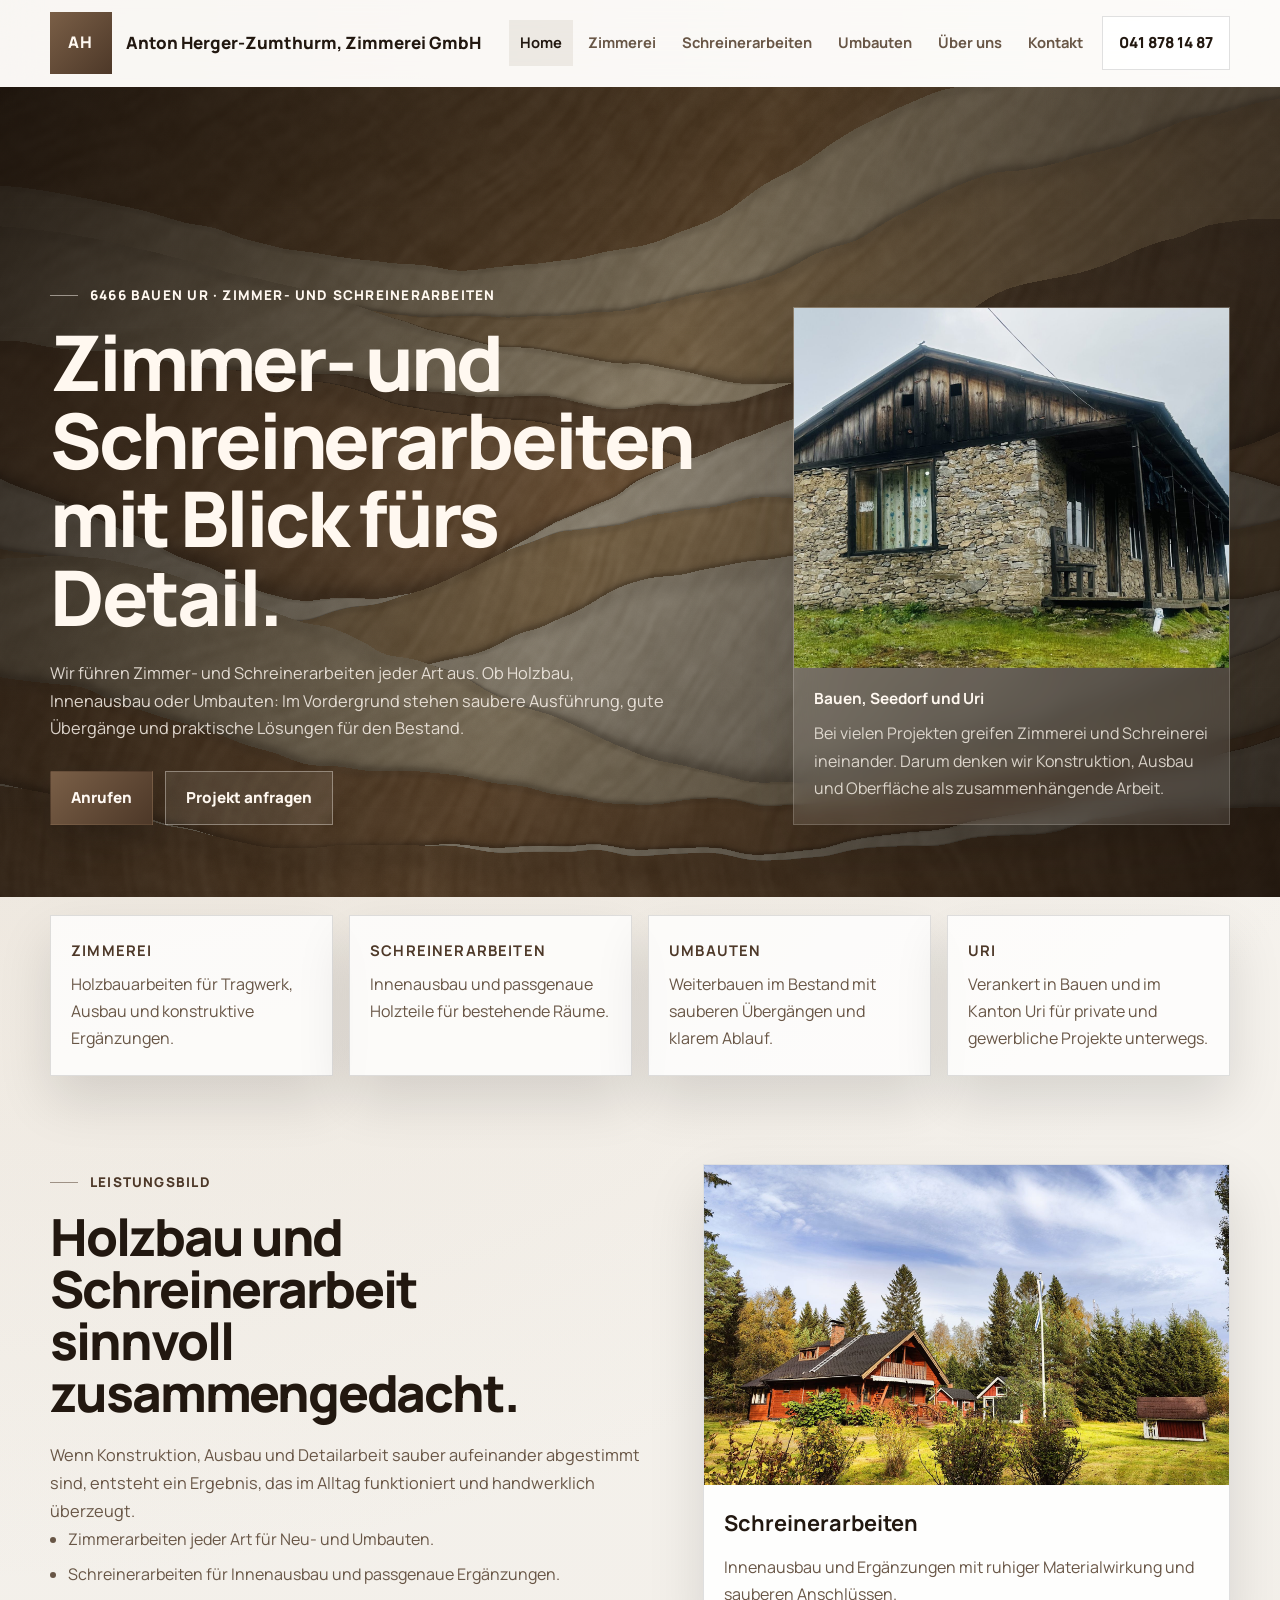
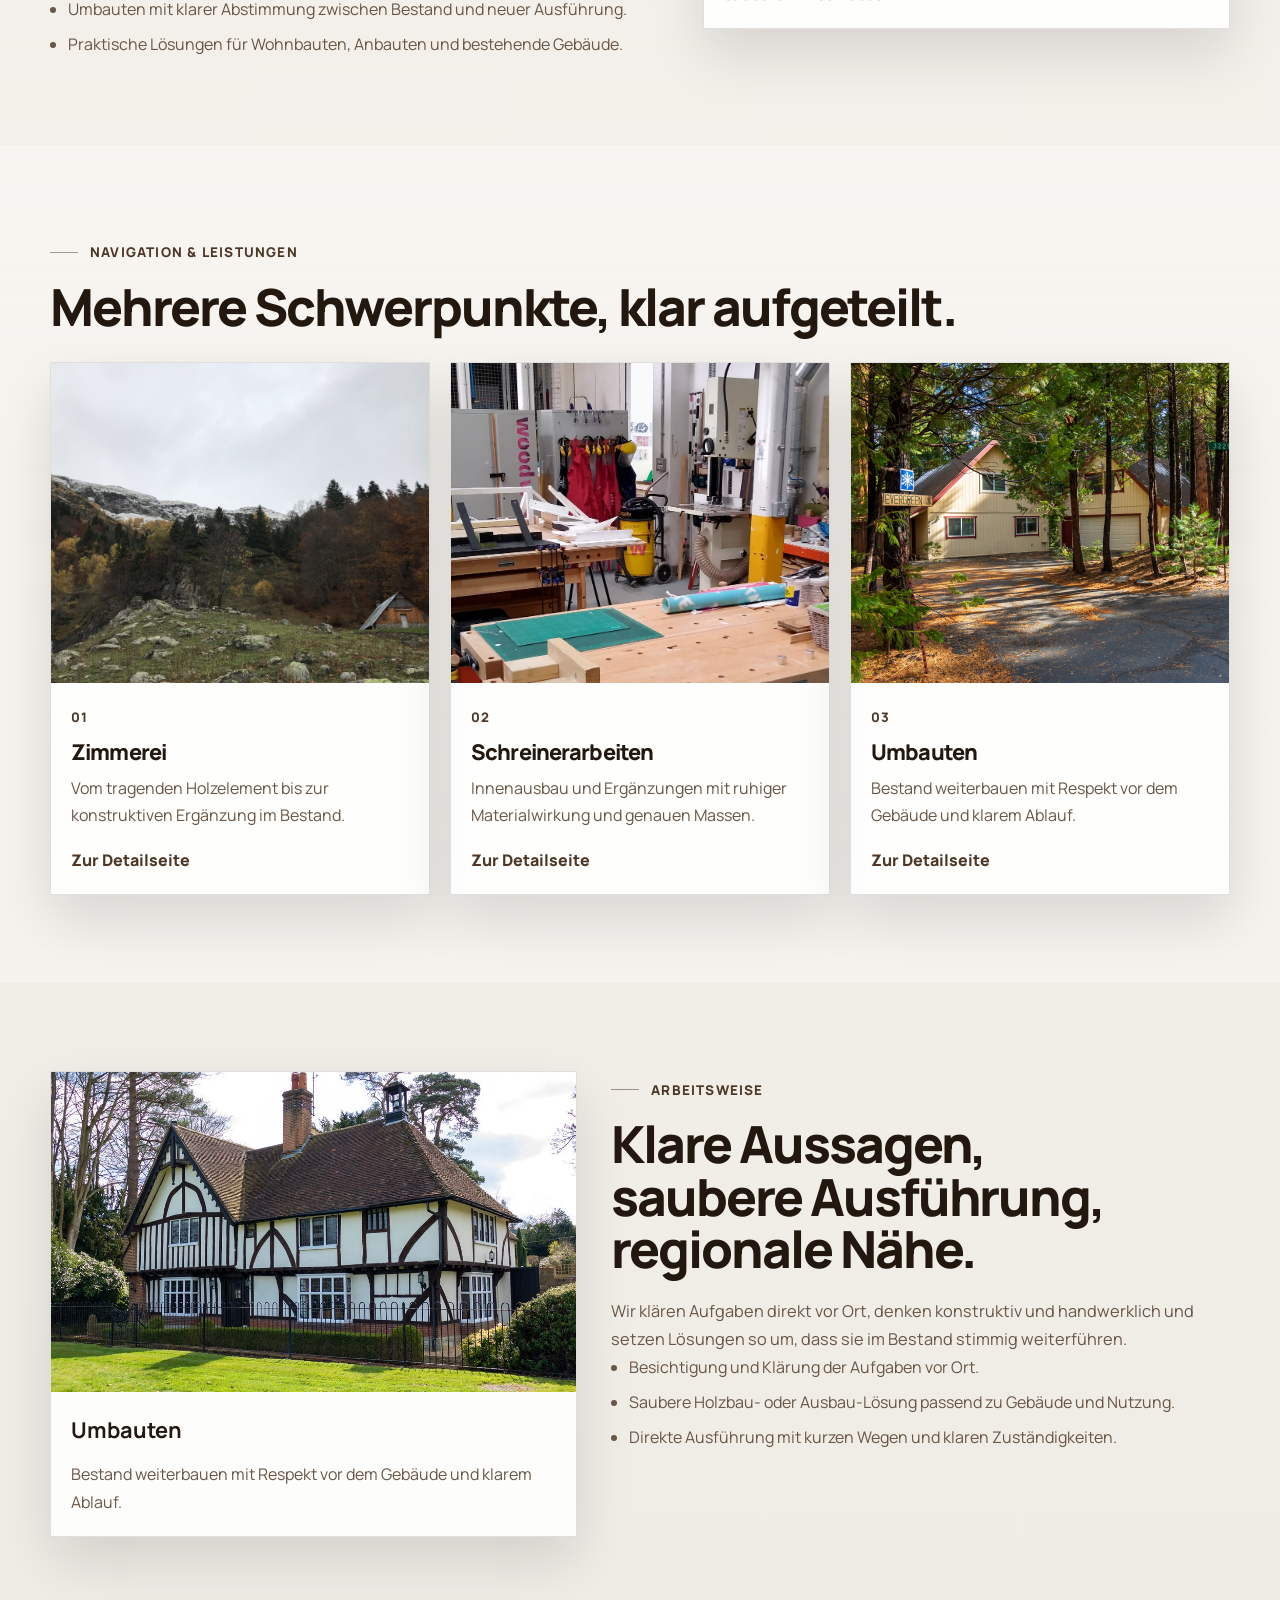
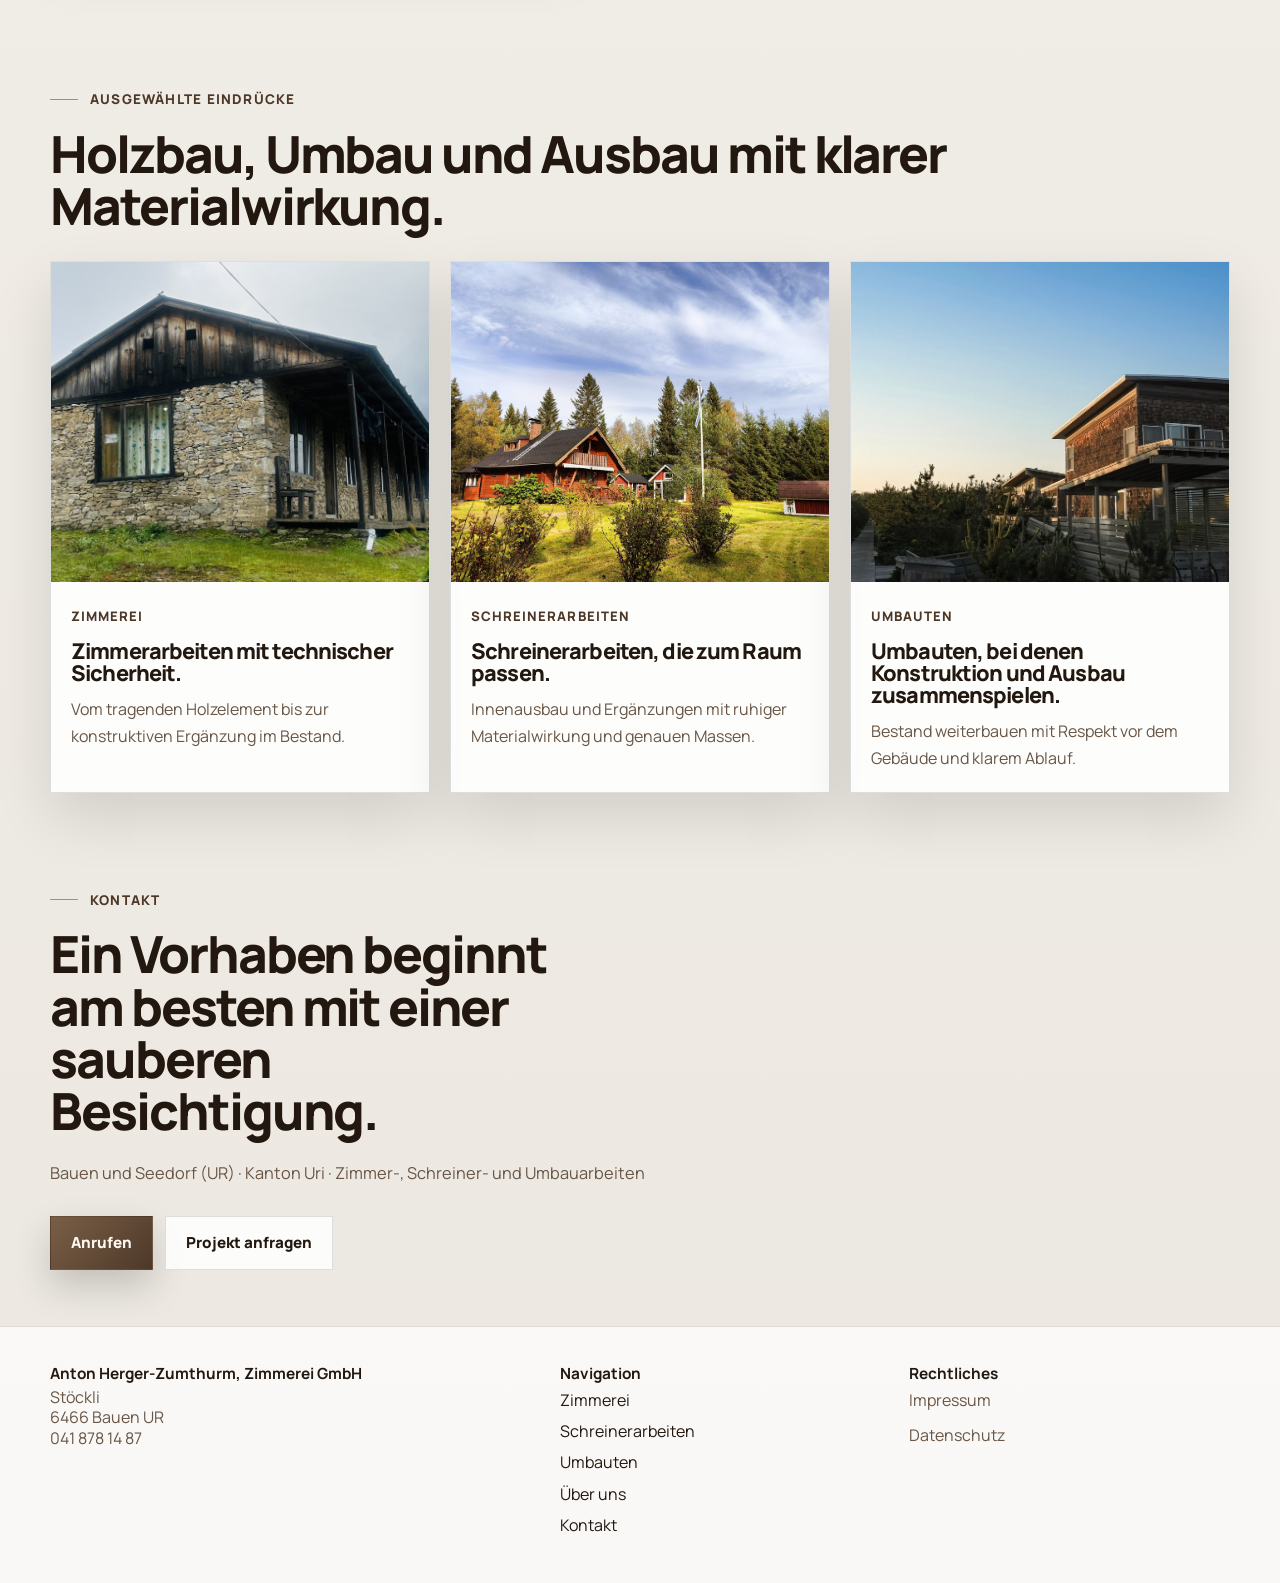
<file: index.html>
<!DOCTYPE html>
<html lang="de">
<head>
  <meta charset="utf-8">
  <meta name="viewport" content="width=device-width, initial-scale=1">
  <meta
    name="description"
    content="Anton Herger-Zumthurm, Zimmerei GmbH in Stöckli, 6466 Bauen UR. Zimmer- und Schreinerarbeiten für Holzbau, Innenausbau und Umbauten mit sauberer Ausführung und klaren Lösungen im Bestand."
  >
  <title>Anton Herger-Zumthurm, Zimmerei GmbH | Zimmer- und Schreinerarbeiten aus Bauen</title>
  <link rel="stylesheet" href="styles.css">
</head>
<body>
  <div class="page-shell">
    <header class="site-header">
      <div class="site-header__inner">
        <a class="brand" href="index.html" aria-label="Anton Herger-Zumthurm, Zimmerei GmbH Startseite">
          <span class="brand__mark">AH</span>
          <span class="brand__text">
            <span class="brand__name">Anton Herger-Zumthurm, Zimmerei GmbH</span>
          </span>
        </a>
        <nav class="site-nav" aria-label="Hauptnavigation">
          <button class="site-nav__toggle" type="button" aria-expanded="false" aria-label="Navigation öffnen">
            <span></span>
            <span></span>
            <span></span>
          </button>
          <div class="site-nav__links">
            <a href="index.html" aria-current="page">Home</a>
            <a href="zimmerei.html">Zimmerei</a>
            <a href="schreinerarbeiten.html">Schreinerarbeiten</a>
            <a href="umbauten.html">Umbauten</a>
            <a href="ueber-uns.html">Über uns</a>
            <a href="kontakt.html">Kontakt</a>
          </div>
          <a class="button button--light" href="tel:0418781487">041 878 14 87</a>
        </nav>
      </div>
    </header>

    <main>
      <section class="hero">
        <iframe class="hero__shader" src="assets/hero-shader.html" title="Dekorativer Hintergrund"></iframe>
        <div class="hero__overlay"></div>
        <div class="hero__grain"></div>
        <div class="hero__inner">
          <div class="hero__copy" data-reveal>
            <span class="eyebrow">6466 Bauen UR · Zimmer- und Schreinerarbeiten</span>
            <h2 class="hero__title">Zimmer- und Schreinerarbeiten mit Blick fürs Detail.</h2>
            <p class="hero__lead">
              Wir führen Zimmer- und Schreinerarbeiten jeder Art aus. Ob Holzbau, Innenausbau oder Umbauten:
              Im Vordergrund stehen saubere Ausführung, gute Übergänge und praktische Lösungen für den Bestand.
            </p>
            <div class="hero__actions">
              <a class="button button--primary" href="tel:0418781487">Anrufen</a>
              <a class="button button--ghost" href="kontakt.html">Projekt anfragen</a>
            </div>
          </div>

          <aside class="hero__aside" data-reveal>
            <div class="hero-panel">
              <img src="assets/neubau.jpg" alt="Holzbauarbeit von Anton Herger-Zumthurm, Zimmerei GmbH">
              <div class="hero-panel__body">
                <strong>Bauen, Seedorf und Uri</strong>
                <p>
                  Bei vielen Projekten greifen Zimmerei und Schreinerei ineinander. Darum denken wir Konstruktion,
                  Ausbau und Oberfläche als zusammenhängende Arbeit.
                </p>
              </div>
            </div>
          </aside>
        </div>
      </section>

      <section class="facts">
        <div class="facts__inner">
          <article class="fact-card" data-reveal>
            <strong>Zimmerei</strong>
            <p>Holzbauarbeiten für Tragwerk, Ausbau und konstruktive Ergänzungen.</p>
          </article>
          <article class="fact-card" data-reveal>
            <strong>Schreinerarbeiten</strong>
            <p>Innenausbau und passgenaue Holzteile für bestehende Räume.</p>
          </article>
          <article class="fact-card" data-reveal>
            <strong>Umbauten</strong>
            <p>Weiterbauen im Bestand mit sauberen Übergängen und klarem Ablauf.</p>
          </article>
          <article class="fact-card" data-reveal>
            <strong>Uri</strong>
            <p>Verankert in Bauen und im Kanton Uri für private und gewerbliche Projekte unterwegs.</p>
          </article>
        </div>
      </section>

      <section class="section">
        <div class="section__grid">
          <div data-reveal>
            <span class="section-kicker">Leistungsbild</span>
            <h2 class="section-title">Holzbau und Schreinerarbeit sinnvoll zusammengedacht.</h2>
            <p class="section-copy">
              Wenn Konstruktion, Ausbau und Detailarbeit sauber aufeinander abgestimmt sind, entsteht ein Ergebnis,
              das im Alltag funktioniert und handwerklich überzeugt.
            </p>
            <ul class="section-list">
              <li>Zimmerarbeiten jeder Art für Neu- und Umbauten.</li>
              <li>Schreinerarbeiten für Innenausbau und passgenaue Ergänzungen.</li>
              <li>Umbauten mit klarer Abstimmung zwischen Bestand und neuer Ausführung.</li>
              <li>Praktische Lösungen für Wohnbauten, Anbauten und bestehende Gebäude.</li>
            </ul>
          </div>

          <div class="media-stack">
            <article class="media-card" data-reveal>
              <img src="assets/bild-januar.jpg" alt="Schreinerarbeit im Innenausbau">
              <div class="media-card__body">
                <strong>Schreinerarbeiten</strong>
                <p>Innenausbau und Ergänzungen mit ruhiger Materialwirkung und sauberen Anschlüssen.</p>
              </div>
            </article>
          </div>
        </div>
      </section>

      <section class="section section--alt">
        <div class="section-heading" data-reveal>
          <span class="section-kicker">Navigation &amp; Leistungen</span>
          <h2 class="section-title">Mehrere Schwerpunkte, klar aufgeteilt.</h2>
        </div>
        <div class="cards-grid">
          <article class="service-card" data-reveal>
            <img src="assets/bild-februar.jpg" alt="Zimmerei bei Anton Herger-Zumthurm, Zimmerei GmbH">
            <div class="service-card__body">
              <span class="service-card__index">01</span>
              <h3>Zimmerei</h3>
              <p>Vom tragenden Holzelement bis zur konstruktiven Ergänzung im Bestand.</p>
              <a href="zimmerei.html">Zur Detailseite</a>
            </div>
          </article>
          <article class="service-card" data-reveal>
            <img src="assets/bild-april.jpeg" alt="Schreinerarbeiten bei Anton Herger-Zumthurm, Zimmerei GmbH">
            <div class="service-card__body">
              <span class="service-card__index">02</span>
              <h3>Schreinerarbeiten</h3>
              <p>Innenausbau und Ergänzungen mit ruhiger Materialwirkung und genauen Massen.</p>
              <a href="schreinerarbeiten.html">Zur Detailseite</a>
            </div>
          </article>
          <article class="service-card" data-reveal>
            <img src="assets/bild-januar-links.jpg" alt="Umbauten bei Anton Herger-Zumthurm, Zimmerei GmbH">
            <div class="service-card__body">
              <span class="service-card__index">03</span>
              <h3>Umbauten</h3>
              <p>Bestand weiterbauen mit Respekt vor dem Gebäude und klarem Ablauf.</p>
              <a href="umbauten.html">Zur Detailseite</a>
            </div>
          </article>
        </div>
      </section>

      <section class="section">
        <div class="section__grid section__grid--reverse">
          <div class="media-stack">
            <article class="media-card" data-reveal>
              <img src="assets/bild-juli.jpg" alt="Umbauarbeit von Anton Herger-Zumthurm, Zimmerei GmbH">
              <div class="media-card__body">
                <strong>Umbauten</strong>
                <p>Bestand weiterbauen mit Respekt vor dem Gebäude und klarem Ablauf.</p>
              </div>
            </article>
          </div>

          <div data-reveal>
            <span class="section-kicker">Arbeitsweise</span>
            <h2 class="section-title">Klare Aussagen, saubere Ausführung, regionale Nähe.</h2>
            <p class="section-copy">
              Wir klären Aufgaben direkt vor Ort, denken konstruktiv und handwerklich und setzen Lösungen so um,
              dass sie im Bestand stimmig weiterführen.
            </p>
            <ul class="section-list">
              <li>Besichtigung und Klärung der Aufgaben vor Ort.</li>
              <li>Saubere Holzbau- oder Ausbau-Lösung passend zu Gebäude und Nutzung.</li>
              <li>Direkte Ausführung mit kurzen Wegen und klaren Zuständigkeiten.</li>
            </ul>
          </div>
        </div>
      </section>

      <section class="section section--tight">
        <div class="section-heading" data-reveal>
          <span class="section-kicker">Ausgewählte Eindrücke</span>
          <h2 class="section-title">Holzbau, Umbau und Ausbau mit klarer Materialwirkung.</h2>
        </div>
        <div class="reference-grid">
          <article class="reference-card" data-reveal>
            <img src="assets/neubau.jpg" alt="Zimmerei von Anton Herger-Zumthurm, Zimmerei GmbH">
            <div class="reference-card__body">
              <span>Zimmerei</span>
              <h3>Zimmerarbeiten mit technischer Sicherheit.</h3>
              <p>Vom tragenden Holzelement bis zur konstruktiven Ergänzung im Bestand.</p>
            </div>
          </article>
          <article class="reference-card" data-reveal>
            <img src="assets/bild-januar.jpg" alt="Schreinerarbeiten von Anton Herger-Zumthurm, Zimmerei GmbH">
            <div class="reference-card__body">
              <span>Schreinerarbeiten</span>
              <h3>Schreinerarbeiten, die zum Raum passen.</h3>
              <p>Innenausbau und Ergänzungen mit ruhiger Materialwirkung und genauen Massen.</p>
            </div>
          </article>
          <article class="reference-card" data-reveal>
            <img src="assets/umbau.jpg" alt="Umbauten von Anton Herger-Zumthurm, Zimmerei GmbH">
            <div class="reference-card__body">
              <span>Umbauten</span>
              <h3>Umbauten, bei denen Konstruktion und Ausbau zusammenspielen.</h3>
              <p>Bestand weiterbauen mit Respekt vor dem Gebäude und klarem Ablauf.</p>
            </div>
          </article>
        </div>
      </section>

      <section class="cta-band" data-reveal>
        <div>
          <span class="section-kicker">Kontakt</span>
          <h2 class="section-title">Ein Vorhaben beginnt am besten mit einer sauberen Besichtigung.</h2>
          <p class="section-copy">Bauen und Seedorf (UR) · Kanton Uri · Zimmer-, Schreiner- und Umbauarbeiten</p>
        </div>
        <div class="hero__actions">
          <a class="button button--primary" href="tel:0418781487">Anrufen</a>
          <a class="button button--ghost" href="kontakt.html">Projekt anfragen</a>
        </div>
      </section>
    </main>

    <footer class="site-footer">
      <div class="site-footer__inner">
        <div class="site-footer__column">
          <strong>Anton Herger-Zumthurm, Zimmerei GmbH</strong>
          <ul class="site-footer__stack">
            <li>Stöckli</li>
            <li>6466 Bauen UR</li>
            <li><a href="tel:0418781487">041 878 14 87</a></li>
          </ul>
        </div>
        <div class="site-footer__column">
          <strong>Navigation</strong>
          <nav class="site-footer__nav" aria-label="Footer Navigation">
            <a href="zimmerei.html">Zimmerei</a>
            <a href="schreinerarbeiten.html">Schreinerarbeiten</a>
            <a href="umbauten.html">Umbauten</a>
            <a href="ueber-uns.html">Über uns</a>
            <a href="kontakt.html">Kontakt</a>
          </nav>
        </div>
        <div class="site-footer__column">
          <strong>Rechtliches</strong>
          <ul class="site-footer__legal">
            <li><a href="impressum.html">Impressum</a></li>
            <li><a href="datenschutz.html">Datenschutz</a></li>
          </ul>
        </div>
      </div>
    </footer>
  </div>

  <script src="script.js"></script>
</body>
</html>
</file>
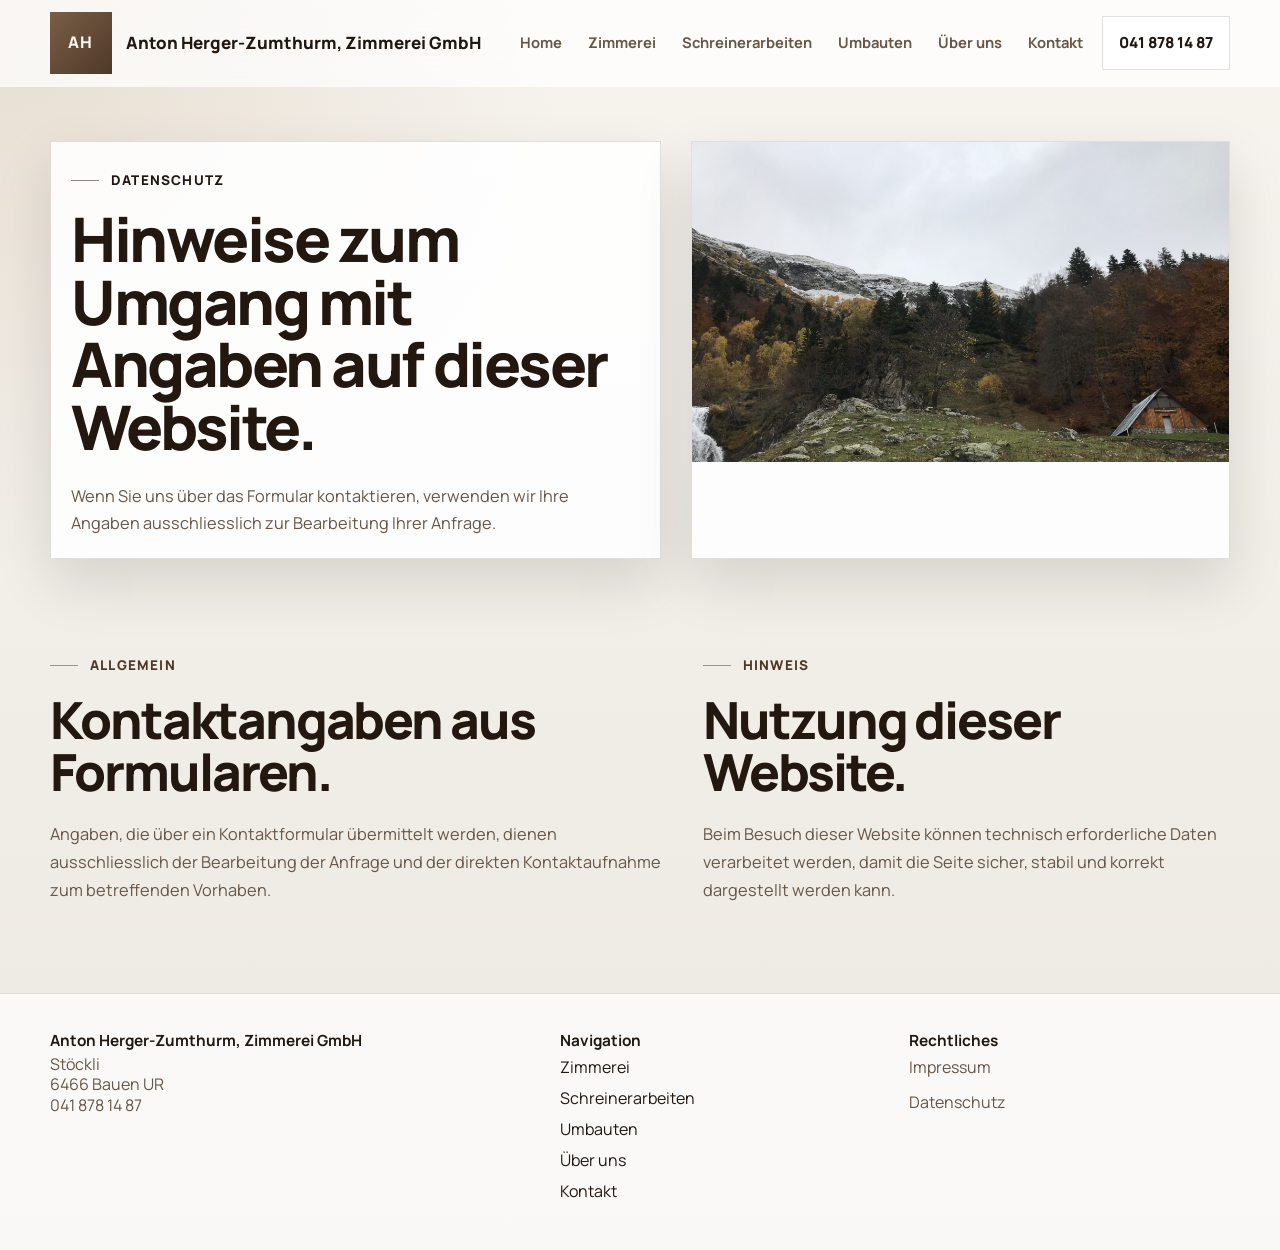
<file: datenschutz.html>
<!DOCTYPE html>
<html lang="de">
<head>
  <meta charset="utf-8">
  <meta name="viewport" content="width=device-width, initial-scale=1">
  <meta name="description" content="Datenschutzhinweise der Anton Herger-Zumthurm, Zimmerei GmbH.">
  <title>Datenschutz | Anton Herger-Zumthurm, Zimmerei GmbH</title>
  <link rel="stylesheet" href="styles.css">
</head>
<body>
  <div class="page-shell">
    <header class="site-header">
      <div class="site-header__inner">
        <a class="brand" href="index.html" aria-label="Anton Herger-Zumthurm, Zimmerei GmbH Startseite">
          <span class="brand__mark">AH</span>
          <span class="brand__text">
            <span class="brand__name">Anton Herger-Zumthurm, Zimmerei GmbH</span>
          </span>
        </a>
        <nav class="site-nav" aria-label="Hauptnavigation">
          <button class="site-nav__toggle" type="button" aria-expanded="false" aria-label="Navigation öffnen">
            <span></span>
            <span></span>
            <span></span>
          </button>
          <div class="site-nav__links">
            <a href="index.html">Home</a>
            <a href="zimmerei.html">Zimmerei</a>
            <a href="schreinerarbeiten.html">Schreinerarbeiten</a>
            <a href="umbauten.html">Umbauten</a>
            <a href="ueber-uns.html">Über uns</a>
            <a href="kontakt.html">Kontakt</a>
          </div>
          <a class="button button--light" href="tel:0418781487">041 878 14 87</a>
        </nav>
      </div>
    </header>

    <main>
      <section class="page-hero">
        <div class="page-hero__copy" data-reveal>
          <span class="eyebrow">Datenschutz</span>
          <h2 class="page-hero__title">Hinweise zum Umgang mit Angaben auf dieser Website.</h2>
          <p>Wenn Sie uns über das Formular kontaktieren, verwenden wir Ihre Angaben ausschliesslich zur Bearbeitung Ihrer Anfrage.</p>
        </div>
        <div class="page-hero__visual" data-reveal>
          <img src="assets/bild-september.jpeg" alt="Holzdetail von Anton Herger-Zumthurm, Zimmerei GmbH">
        </div>
      </section>

      <section class="section">
        <div class="section__grid">
          <div data-reveal>
            <span class="section-kicker">Allgemein</span>
            <h2 class="section-title">Kontaktangaben aus Formularen.</h2>
            <p class="section-copy">
              Angaben, die über ein Kontaktformular übermittelt werden, dienen ausschliesslich der Bearbeitung der
              Anfrage und der direkten Kontaktaufnahme zum betreffenden Vorhaben.
            </p>
          </div>
          <div data-reveal>
            <span class="section-kicker">Hinweis</span>
            <h2 class="section-title">Nutzung dieser Website.</h2>
            <p class="section-copy">
              Beim Besuch dieser Website können technisch erforderliche Daten verarbeitet werden, damit die Seite
              sicher, stabil und korrekt dargestellt werden kann.
            </p>
          </div>
        </div>
      </section>
    </main>

    <footer class="site-footer">
      <div class="site-footer__inner">
        <div class="site-footer__column">
          <strong>Anton Herger-Zumthurm, Zimmerei GmbH</strong>
          <ul class="site-footer__stack">
            <li>Stöckli</li>
            <li>6466 Bauen UR</li>
            <li><a href="tel:0418781487">041 878 14 87</a></li>
          </ul>
        </div>
        <div class="site-footer__column">
          <strong>Navigation</strong>
          <nav class="site-footer__nav" aria-label="Footer Navigation">
            <a href="zimmerei.html">Zimmerei</a>
            <a href="schreinerarbeiten.html">Schreinerarbeiten</a>
            <a href="umbauten.html">Umbauten</a>
            <a href="ueber-uns.html">Über uns</a>
            <a href="kontakt.html">Kontakt</a>
          </nav>
        </div>
        <div class="site-footer__column">
          <strong>Rechtliches</strong>
          <ul class="site-footer__legal">
            <li><a href="impressum.html">Impressum</a></li>
            <li><a href="datenschutz.html">Datenschutz</a></li>
          </ul>
        </div>
      </div>
    </footer>
  </div>

  <script src="script.js"></script>
</body>
</html>
</file>
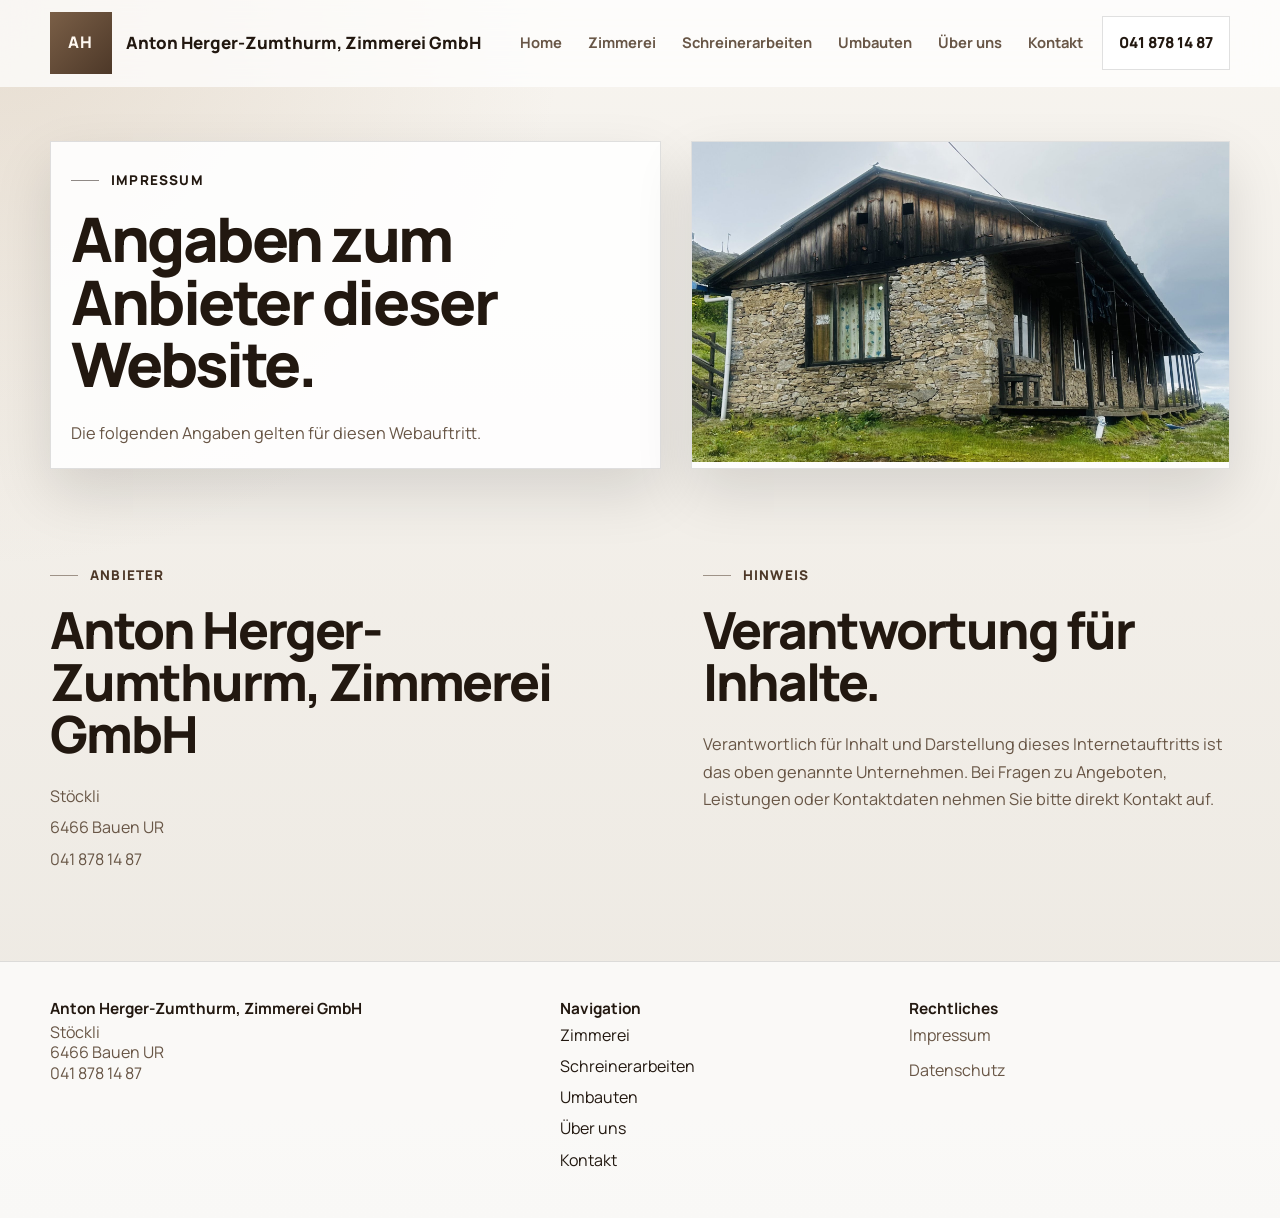
<file: impressum.html>
<!DOCTYPE html>
<html lang="de">
<head>
  <meta charset="utf-8">
  <meta name="viewport" content="width=device-width, initial-scale=1">
  <meta name="description" content="Impressum der Anton Herger-Zumthurm, Zimmerei GmbH.">
  <title>Impressum | Anton Herger-Zumthurm, Zimmerei GmbH</title>
  <link rel="stylesheet" href="styles.css">
</head>
<body>
  <div class="page-shell">
    <header class="site-header">
      <div class="site-header__inner">
        <a class="brand" href="index.html" aria-label="Anton Herger-Zumthurm, Zimmerei GmbH Startseite">
          <span class="brand__mark">AH</span>
          <span class="brand__text">
            <span class="brand__name">Anton Herger-Zumthurm, Zimmerei GmbH</span>
          </span>
        </a>
        <nav class="site-nav" aria-label="Hauptnavigation">
          <button class="site-nav__toggle" type="button" aria-expanded="false" aria-label="Navigation öffnen">
            <span></span>
            <span></span>
            <span></span>
          </button>
          <div class="site-nav__links">
            <a href="index.html">Home</a>
            <a href="zimmerei.html">Zimmerei</a>
            <a href="schreinerarbeiten.html">Schreinerarbeiten</a>
            <a href="umbauten.html">Umbauten</a>
            <a href="ueber-uns.html">Über uns</a>
            <a href="kontakt.html">Kontakt</a>
          </div>
          <a class="button button--light" href="tel:0418781487">041 878 14 87</a>
        </nav>
      </div>
    </header>

    <main>
      <section class="page-hero">
        <div class="page-hero__copy" data-reveal>
          <span class="eyebrow">Impressum</span>
          <h2 class="page-hero__title">Angaben zum Anbieter dieser Website.</h2>
          <p>Die folgenden Angaben gelten für diesen Webauftritt.</p>
        </div>
        <div class="page-hero__visual" data-reveal>
          <img src="assets/bild-oktober.jpeg" alt="Holzbau von Anton Herger-Zumthurm, Zimmerei GmbH">
        </div>
      </section>

      <section class="section">
        <div class="section__grid">
          <div data-reveal>
            <span class="section-kicker">Anbieter</span>
            <h2 class="section-title">Anton Herger-Zumthurm, Zimmerei GmbH</h2>
            <ul class="contact-list">
              <li>Stöckli</li>
              <li>6466 Bauen UR</li>
              <li><a href="tel:0418781487">041 878 14 87</a></li>
            </ul>
          </div>
          <div data-reveal>
            <span class="section-kicker">Hinweis</span>
            <h2 class="section-title">Verantwortung für Inhalte.</h2>
            <p class="section-copy">
              Verantwortlich für Inhalt und Darstellung dieses Internetauftritts ist das oben genannte Unternehmen.
              Bei Fragen zu Angeboten, Leistungen oder Kontaktdaten nehmen Sie bitte direkt Kontakt auf.
            </p>
          </div>
        </div>
      </section>
    </main>

    <footer class="site-footer">
      <div class="site-footer__inner">
        <div class="site-footer__column">
          <strong>Anton Herger-Zumthurm, Zimmerei GmbH</strong>
          <ul class="site-footer__stack">
            <li>Stöckli</li>
            <li>6466 Bauen UR</li>
            <li><a href="tel:0418781487">041 878 14 87</a></li>
          </ul>
        </div>
        <div class="site-footer__column">
          <strong>Navigation</strong>
          <nav class="site-footer__nav" aria-label="Footer Navigation">
            <a href="zimmerei.html">Zimmerei</a>
            <a href="schreinerarbeiten.html">Schreinerarbeiten</a>
            <a href="umbauten.html">Umbauten</a>
            <a href="ueber-uns.html">Über uns</a>
            <a href="kontakt.html">Kontakt</a>
          </nav>
        </div>
        <div class="site-footer__column">
          <strong>Rechtliches</strong>
          <ul class="site-footer__legal">
            <li><a href="impressum.html">Impressum</a></li>
            <li><a href="datenschutz.html">Datenschutz</a></li>
          </ul>
        </div>
      </div>
    </footer>
  </div>

  <script src="script.js"></script>
</body>
</html>
</file>
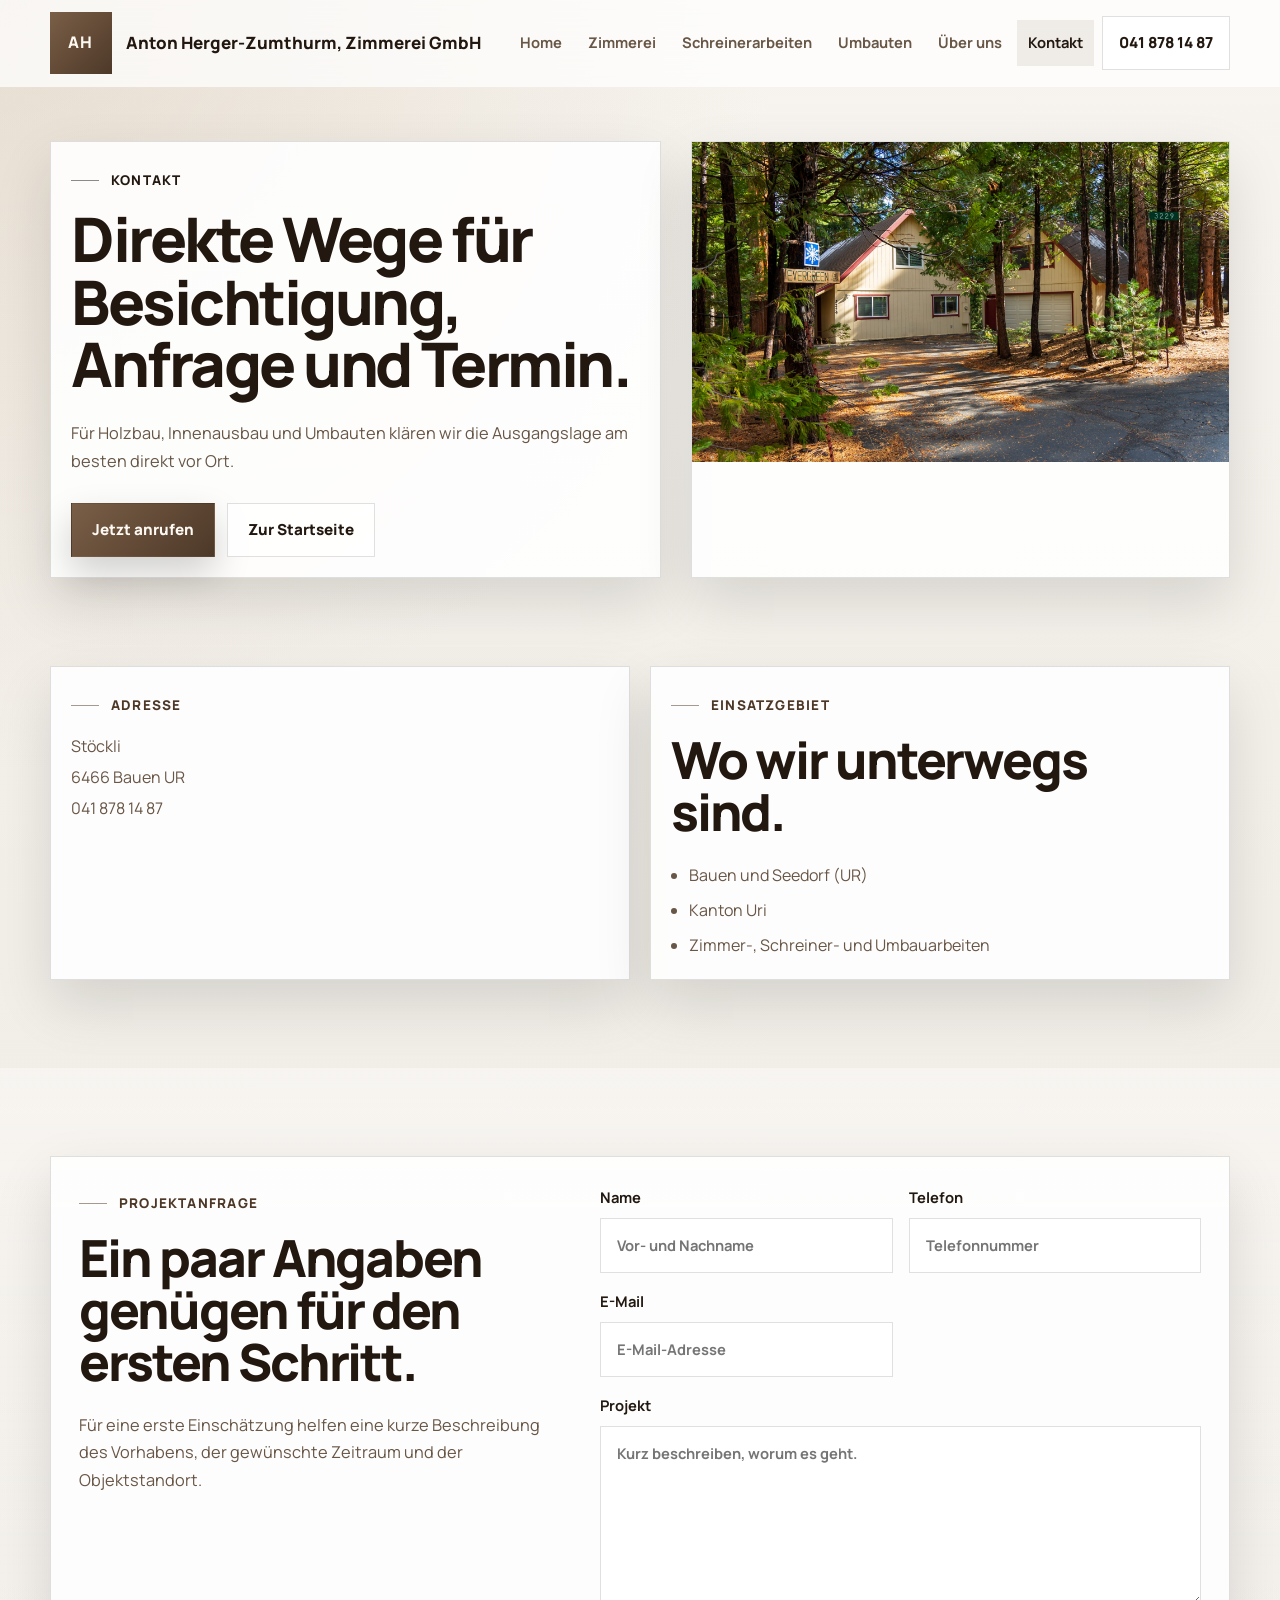
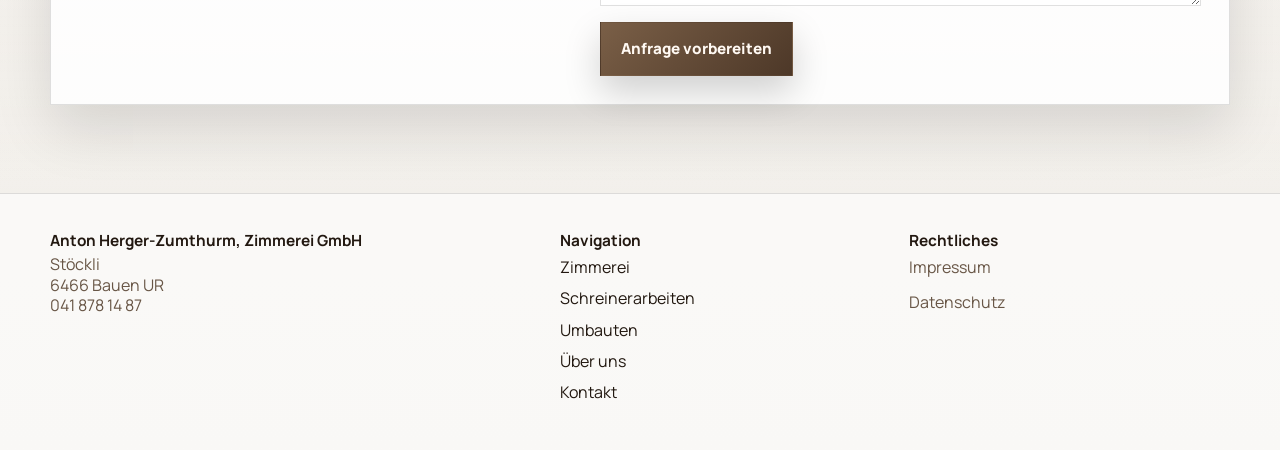
<file: kontakt.html>
<!DOCTYPE html>
<html lang="de">
<head>
  <meta charset="utf-8">
  <meta name="viewport" content="width=device-width, initial-scale=1">
  <meta name="description" content="Anton Herger-Zumthurm, Zimmerei GmbH kontaktieren.">
  <title>Kontakt | Anton Herger-Zumthurm, Zimmerei GmbH</title>
  <link rel="stylesheet" href="styles.css">
</head>
<body>
  <div class="page-shell">
    <header class="site-header">
      <div class="site-header__inner">
        <a class="brand" href="index.html" aria-label="Anton Herger-Zumthurm, Zimmerei GmbH Startseite">
          <span class="brand__mark">AH</span>
          <span class="brand__text">
            <span class="brand__name">Anton Herger-Zumthurm, Zimmerei GmbH</span>
          </span>
        </a>
        <nav class="site-nav" aria-label="Hauptnavigation">
          <button class="site-nav__toggle" type="button" aria-expanded="false" aria-label="Navigation öffnen">
            <span></span>
            <span></span>
            <span></span>
          </button>
          <div class="site-nav__links">
            <a href="index.html">Home</a>
            <a href="zimmerei.html">Zimmerei</a>
            <a href="schreinerarbeiten.html">Schreinerarbeiten</a>
            <a href="umbauten.html">Umbauten</a>
            <a href="ueber-uns.html">Über uns</a>
            <a href="kontakt.html" aria-current="page">Kontakt</a>
          </div>
          <a class="button button--light" href="tel:0418781487">041 878 14 87</a>
        </nav>
      </div>
    </header>

    <main>
      <section class="page-hero">
        <div class="page-hero__copy" data-reveal>
          <span class="eyebrow">Kontakt</span>
          <h2 class="page-hero__title">Direkte Wege für Besichtigung, Anfrage und Termin.</h2>
          <p>Für Holzbau, Innenausbau und Umbauten klären wir die Ausgangslage am besten direkt vor Ort.</p>
          <div class="hero__actions">
            <a class="button button--primary" href="tel:0418781487">Jetzt anrufen</a>
            <a class="button button--ghost button--ghost-dark" href="index.html">Zur Startseite</a>
          </div>
        </div>
        <div class="page-hero__visual" data-reveal>
          <img src="assets/bild-januar-links.jpg" alt="Kontakt mit Anton Herger-Zumthurm, Zimmerei GmbH">
        </div>
      </section>

      <section class="section">
        <div class="contact-grid">
          <article class="contact-card" data-reveal>
            <span class="section-kicker">Adresse</span>
            <ul class="contact-list">
              <li>Stöckli</li>
              <li>6466 Bauen UR</li>
              <li><a href="tel:0418781487">041 878 14 87</a></li>
            </ul>
          </article>
          <article class="contact-card" data-reveal>
            <span class="section-kicker">Einsatzgebiet</span>
            <h2 class="section-title">Wo wir unterwegs sind.</h2>
            <ul class="section-list">
              <li>Bauen und Seedorf (UR)</li>
              <li>Kanton Uri</li>
              <li>Zimmer-, Schreiner- und Umbauarbeiten</li>
            </ul>
          </article>
        </div>
      </section>

      <section class="section section--alt" id="kontaktformular">
        <div class="form-panel" data-reveal>
          <div>
            <span class="section-kicker">Projektanfrage</span>
            <h2 class="section-title">Ein paar Angaben genügen für den ersten Schritt.</h2>
            <p class="section-copy">
              Für eine erste Einschätzung helfen eine kurze Beschreibung des Vorhabens, der gewünschte Zeitraum und
              der Objektstandort.
            </p>
          </div>
          <form class="contact-form">
            <label>
              <span>Name</span>
              <input type="text" placeholder="Vor- und Nachname">
            </label>
            <label>
              <span>Telefon</span>
              <input type="tel" placeholder="Telefonnummer">
            </label>
            <label>
              <span>E-Mail</span>
              <input type="email" placeholder="E-Mail-Adresse">
            </label>
            <label class="contact-form__full">
              <span>Projekt</span>
              <textarea rows="6" placeholder="Kurz beschreiben, worum es geht."></textarea>
            </label>
            <div class="contact-form__actions">
              <button class="button button--primary" type="submit">Anfrage vorbereiten</button>
            </div>
          </form>
        </div>
      </section>
    </main>

    <footer class="site-footer">
      <div class="site-footer__inner">
        <div class="site-footer__column">
          <strong>Anton Herger-Zumthurm, Zimmerei GmbH</strong>
          <ul class="site-footer__stack">
            <li>Stöckli</li>
            <li>6466 Bauen UR</li>
            <li><a href="tel:0418781487">041 878 14 87</a></li>
          </ul>
        </div>
        <div class="site-footer__column">
          <strong>Navigation</strong>
          <nav class="site-footer__nav" aria-label="Footer Navigation">
            <a href="zimmerei.html">Zimmerei</a>
            <a href="schreinerarbeiten.html">Schreinerarbeiten</a>
            <a href="umbauten.html">Umbauten</a>
            <a href="ueber-uns.html">Über uns</a>
            <a href="kontakt.html">Kontakt</a>
          </nav>
        </div>
        <div class="site-footer__column">
          <strong>Rechtliches</strong>
          <ul class="site-footer__legal">
            <li><a href="impressum.html">Impressum</a></li>
            <li><a href="datenschutz.html">Datenschutz</a></li>
          </ul>
        </div>
      </div>
    </footer>
  </div>

  <script src="script.js"></script>
</body>
</html>
</file>
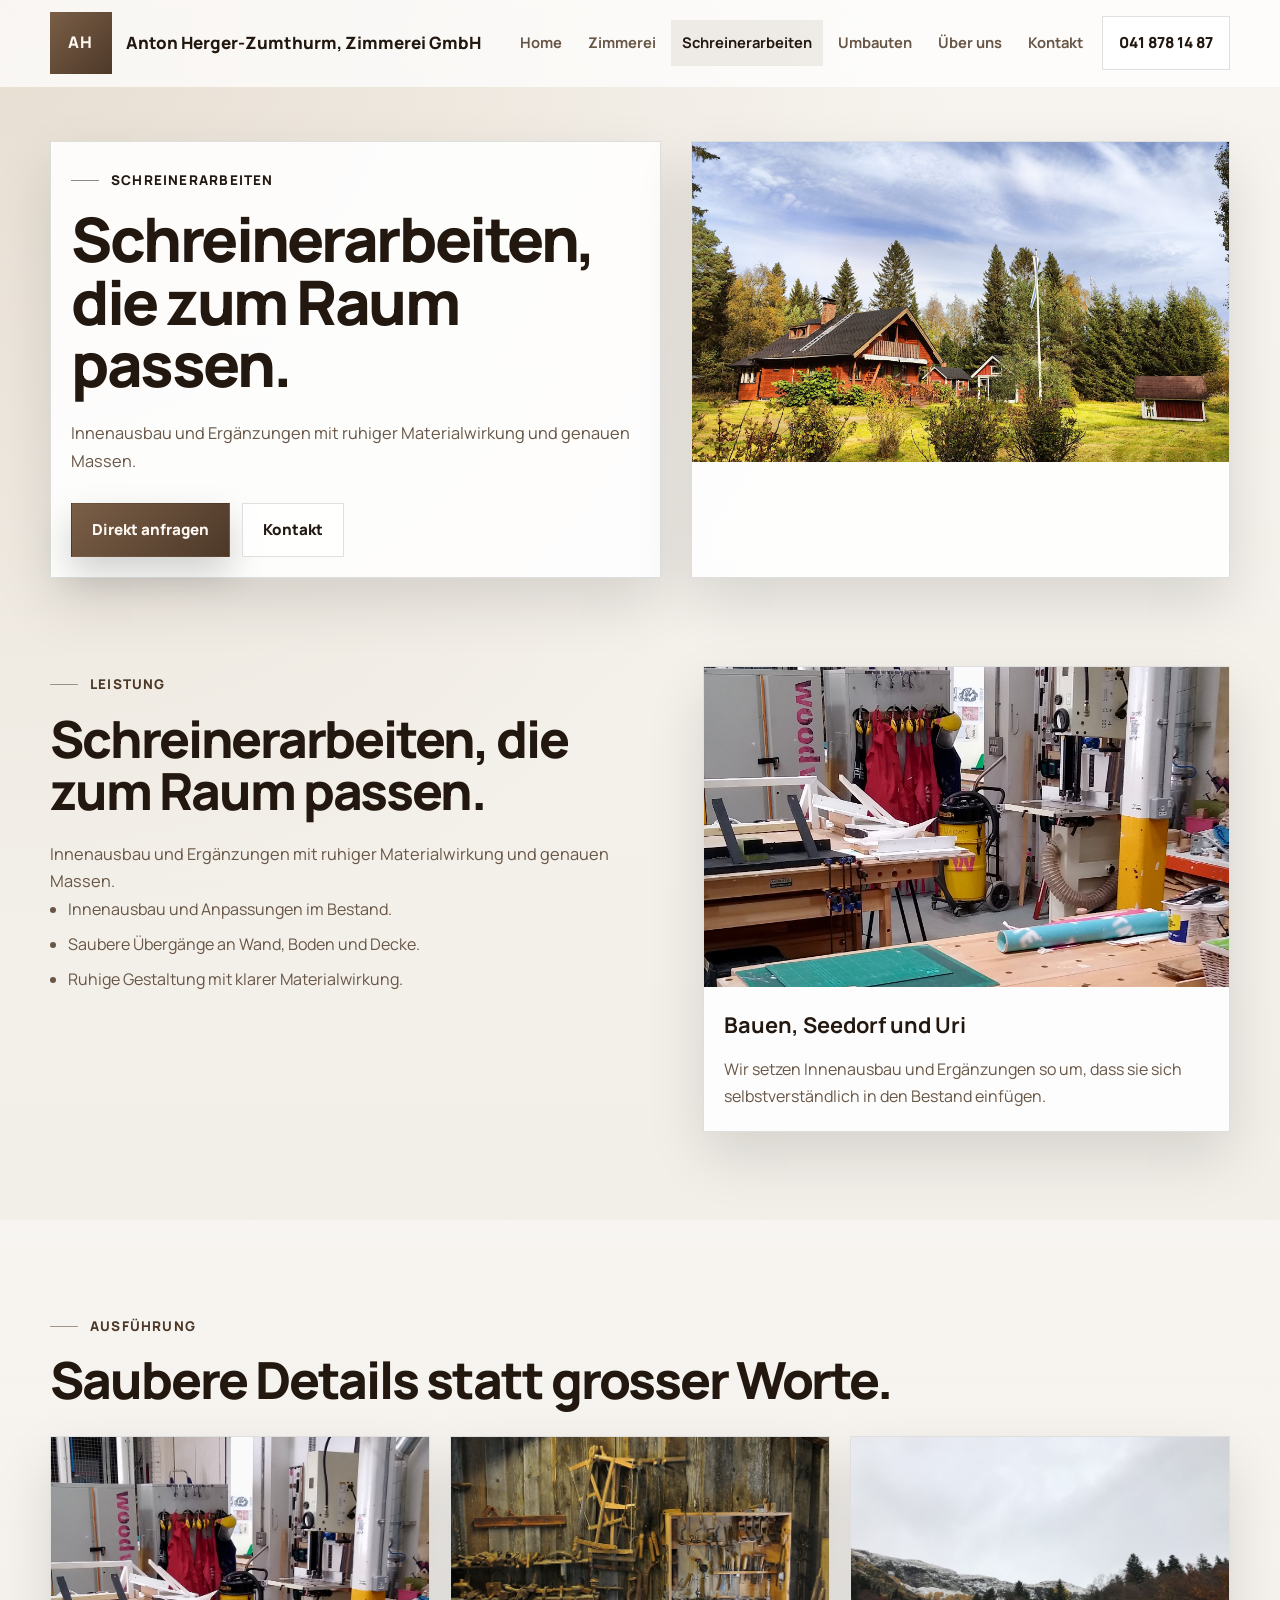
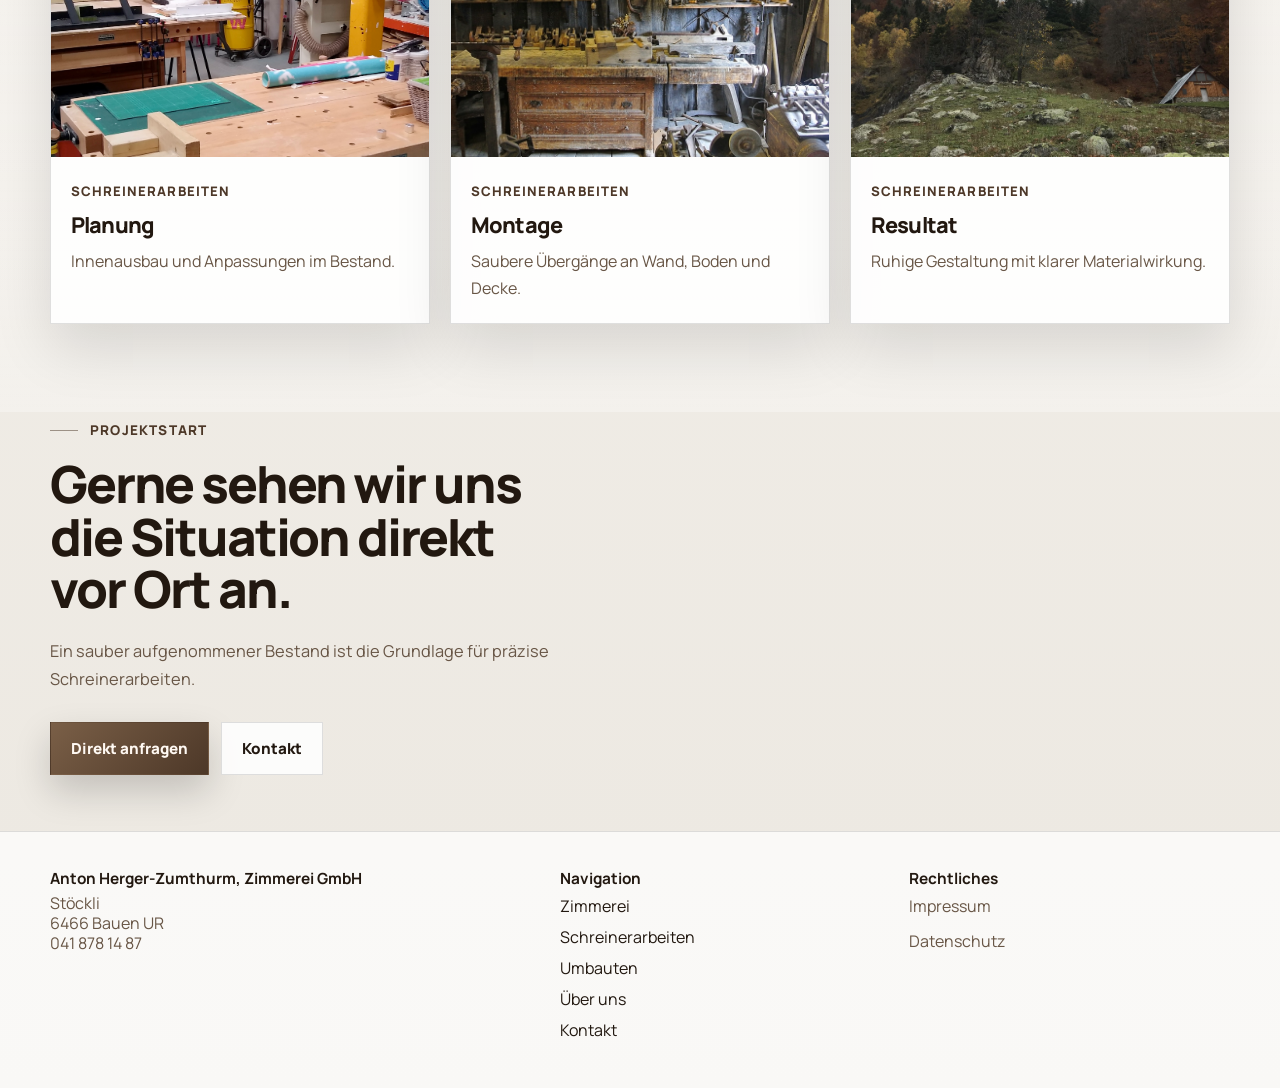
<file: schreinerarbeiten.html>
<!DOCTYPE html>
<html lang="de">
<head>
  <meta charset="utf-8">
  <meta name="viewport" content="width=device-width, initial-scale=1">
  <meta name="description" content="Schreinerarbeiten, die zum Raum passen. Innenausbau und Ergänzungen mit ruhiger Materialwirkung und genauen Massen.">
  <title>Schreinerarbeiten | Anton Herger-Zumthurm, Zimmerei GmbH</title>
  <link rel="stylesheet" href="styles.css">
</head>
<body>
  <div class="page-shell">
    <header class="site-header">
      <div class="site-header__inner">
        <a class="brand" href="index.html" aria-label="Anton Herger-Zumthurm, Zimmerei GmbH Startseite">
          <span class="brand__mark">AH</span>
          <span class="brand__text">
            <span class="brand__name">Anton Herger-Zumthurm, Zimmerei GmbH</span>
          </span>
        </a>
        <nav class="site-nav" aria-label="Hauptnavigation">
          <button class="site-nav__toggle" type="button" aria-expanded="false" aria-label="Navigation öffnen">
            <span></span>
            <span></span>
            <span></span>
          </button>
          <div class="site-nav__links">
            <a href="index.html">Home</a>
            <a href="zimmerei.html">Zimmerei</a>
            <a href="schreinerarbeiten.html" aria-current="page">Schreinerarbeiten</a>
            <a href="umbauten.html">Umbauten</a>
            <a href="ueber-uns.html">Über uns</a>
            <a href="kontakt.html">Kontakt</a>
          </div>
          <a class="button button--light" href="tel:0418781487">041 878 14 87</a>
        </nav>
      </div>
    </header>

    <main>
      <section class="page-hero">
        <div class="page-hero__copy" data-reveal>
          <span class="eyebrow">Schreinerarbeiten</span>
          <h2 class="page-hero__title">Schreinerarbeiten, die zum Raum passen.</h2>
          <p>Innenausbau und Ergänzungen mit ruhiger Materialwirkung und genauen Massen.</p>
          <div class="hero__actions">
            <a class="button button--primary" href="tel:0418781487">Direkt anfragen</a>
            <a class="button button--ghost button--ghost-dark" href="kontakt.html">Kontakt</a>
          </div>
        </div>
        <div class="page-hero__visual" data-reveal>
          <img src="assets/bild-januar.jpg" alt="Schreinerarbeiten von Anton Herger-Zumthurm, Zimmerei GmbH">
        </div>
      </section>

      <section class="section">
        <div class="section__grid">
          <div data-reveal>
            <span class="section-kicker">Leistung</span>
            <h2 class="section-title">Schreinerarbeiten, die zum Raum passen.</h2>
            <p class="section-copy">Innenausbau und Ergänzungen mit ruhiger Materialwirkung und genauen Massen.</p>
            <ul class="section-list">
              <li>Innenausbau und Anpassungen im Bestand.</li>
              <li>Saubere Übergänge an Wand, Boden und Decke.</li>
              <li>Ruhige Gestaltung mit klarer Materialwirkung.</li>
            </ul>
          </div>
          <div class="media-stack">
            <article class="media-card" data-reveal>
              <img src="assets/bild-april.jpeg" alt="Schreinerarbeit im Innenraum">
              <div class="media-card__body">
                <strong>Bauen, Seedorf und Uri</strong>
                <p>Wir setzen Innenausbau und Ergänzungen so um, dass sie sich selbstverständlich in den Bestand einfügen.</p>
              </div>
            </article>
          </div>
        </div>
      </section>

      <section class="section section--alt">
        <div class="section-heading section-heading--subpage" data-reveal>
          <span class="section-kicker">Ausführung</span>
          <h2 class="section-title">Saubere Details statt grosser Worte.</h2>
        </div>
        <div class="reference-grid">
          <article class="reference-card" data-reveal>
            <img src="assets/bild-april.jpeg" alt="Planung von Schreinerarbeiten">
            <div class="reference-card__body">
              <span>Schreinerarbeiten</span>
              <h3>Planung</h3>
              <p>Innenausbau und Anpassungen im Bestand.</p>
            </div>
          </article>
          <article class="reference-card" data-reveal>
            <img src="assets/bild-mai.jpeg" alt="Montage von Schreinerarbeiten">
            <div class="reference-card__body">
              <span>Schreinerarbeiten</span>
              <h3>Montage</h3>
              <p>Saubere Übergänge an Wand, Boden und Decke.</p>
            </div>
          </article>
          <article class="reference-card" data-reveal>
            <img src="assets/bild-september.jpeg" alt="Fertige Schreinerarbeit">
            <div class="reference-card__body">
              <span>Schreinerarbeiten</span>
              <h3>Resultat</h3>
              <p>Ruhige Gestaltung mit klarer Materialwirkung.</p>
            </div>
          </article>
        </div>
      </section>

      <section class="cta-band" data-reveal>
        <div>
          <span class="section-kicker">Projektstart</span>
          <h2 class="section-title">Gerne sehen wir uns die Situation direkt vor Ort an.</h2>
          <p class="section-copy">Ein sauber aufgenommener Bestand ist die Grundlage für präzise Schreinerarbeiten.</p>
        </div>
        <div class="hero__actions">
          <a class="button button--primary" href="tel:0418781487">Direkt anfragen</a>
          <a class="button button--ghost" href="kontakt.html">Kontakt</a>
        </div>
      </section>
    </main>

    <footer class="site-footer">
      <div class="site-footer__inner">
        <div class="site-footer__column">
          <strong>Anton Herger-Zumthurm, Zimmerei GmbH</strong>
          <ul class="site-footer__stack">
            <li>Stöckli</li>
            <li>6466 Bauen UR</li>
            <li><a href="tel:0418781487">041 878 14 87</a></li>
          </ul>
        </div>
        <div class="site-footer__column">
          <strong>Navigation</strong>
          <nav class="site-footer__nav" aria-label="Footer Navigation">
            <a href="zimmerei.html">Zimmerei</a>
            <a href="schreinerarbeiten.html">Schreinerarbeiten</a>
            <a href="umbauten.html">Umbauten</a>
            <a href="ueber-uns.html">Über uns</a>
            <a href="kontakt.html">Kontakt</a>
          </nav>
        </div>
        <div class="site-footer__column">
          <strong>Rechtliches</strong>
          <ul class="site-footer__legal">
            <li><a href="impressum.html">Impressum</a></li>
            <li><a href="datenschutz.html">Datenschutz</a></li>
          </ul>
        </div>
      </div>
    </footer>
  </div>

  <script src="script.js"></script>
</body>
</html>
</file>
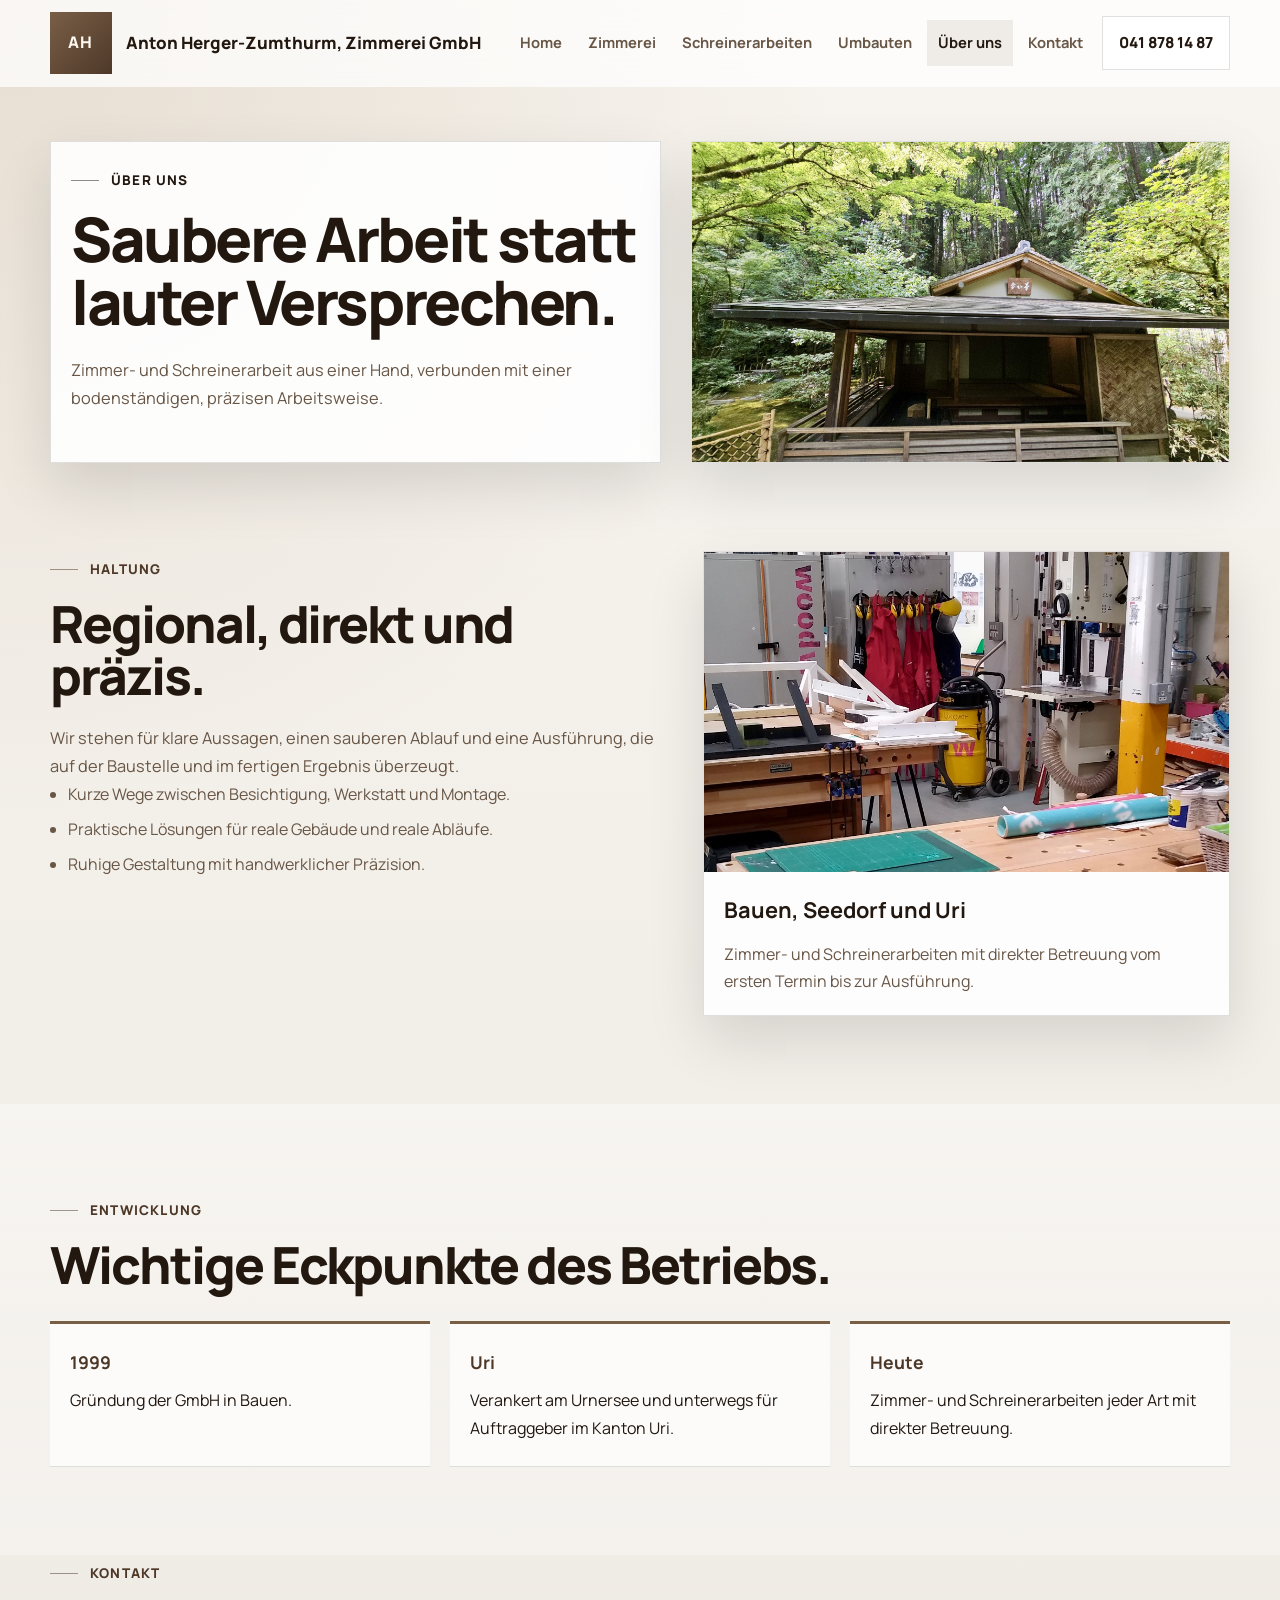
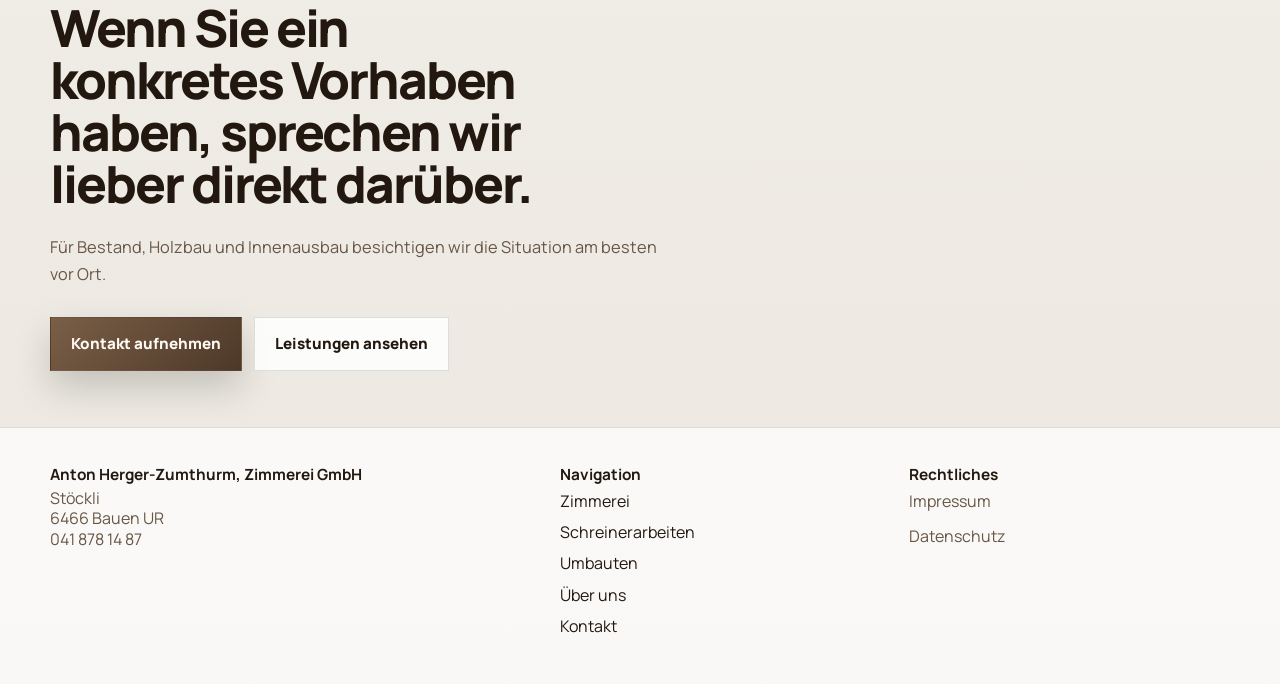
<file: ueber-uns.html>
<!DOCTYPE html>
<html lang="de">
<head>
  <meta charset="utf-8">
  <meta name="viewport" content="width=device-width, initial-scale=1">
  <meta name="description" content="Anton Herger-Zumthurm, Zimmerei GmbH: Zimmer- und Schreinerarbeit aus einer Hand, verbunden mit einer bodenständigen, präzisen Arbeitsweise.">
  <title>Über uns | Anton Herger-Zumthurm, Zimmerei GmbH</title>
  <link rel="stylesheet" href="styles.css">
</head>
<body>
  <div class="page-shell">
    <header class="site-header">
      <div class="site-header__inner">
        <a class="brand" href="index.html" aria-label="Anton Herger-Zumthurm, Zimmerei GmbH Startseite">
          <span class="brand__mark">AH</span>
          <span class="brand__text">
            <span class="brand__name">Anton Herger-Zumthurm, Zimmerei GmbH</span>
          </span>
        </a>
        <nav class="site-nav" aria-label="Hauptnavigation">
          <button class="site-nav__toggle" type="button" aria-expanded="false" aria-label="Navigation öffnen">
            <span></span>
            <span></span>
            <span></span>
          </button>
          <div class="site-nav__links">
            <a href="index.html">Home</a>
            <a href="zimmerei.html">Zimmerei</a>
            <a href="schreinerarbeiten.html">Schreinerarbeiten</a>
            <a href="umbauten.html">Umbauten</a>
            <a href="ueber-uns.html" aria-current="page">Über uns</a>
            <a href="kontakt.html">Kontakt</a>
          </div>
          <a class="button button--light" href="tel:0418781487">041 878 14 87</a>
        </nav>
      </div>
    </header>

    <main>
      <section class="page-hero">
        <div class="page-hero__copy" data-reveal>
          <span class="eyebrow">Über uns</span>
          <h2 class="page-hero__title">Saubere Arbeit statt lauter Versprechen.</h2>
          <p>Zimmer- und Schreinerarbeit aus einer Hand, verbunden mit einer bodenständigen, präzisen Arbeitsweise.</p>
        </div>
        <div class="page-hero__visual" data-reveal>
          <img src="assets/bild-juni.jpeg" alt="Anton Herger-Zumthurm, Zimmerei GmbH">
        </div>
      </section>

      <section class="section">
        <div class="section__grid">
          <div data-reveal>
            <span class="section-kicker">Haltung</span>
            <h2 class="section-title">Regional, direkt und präzis.</h2>
            <p class="section-copy">
              Wir stehen für klare Aussagen, einen sauberen Ablauf und eine Ausführung, die auf der Baustelle und
              im fertigen Ergebnis überzeugt.
            </p>
            <ul class="section-list">
              <li>Kurze Wege zwischen Besichtigung, Werkstatt und Montage.</li>
              <li>Praktische Lösungen für reale Gebäude und reale Abläufe.</li>
              <li>Ruhige Gestaltung mit handwerklicher Präzision.</li>
            </ul>
          </div>
          <div class="media-stack">
            <article class="media-card" data-reveal>
              <img src="assets/bild-april.jpeg" alt="Holzbau und Schreinerarbeiten in Uri">
              <div class="media-card__body">
                <strong>Bauen, Seedorf und Uri</strong>
                <p>Zimmer- und Schreinerarbeiten mit direkter Betreuung vom ersten Termin bis zur Ausführung.</p>
              </div>
            </article>
          </div>
        </div>
      </section>

      <section class="section section--alt">
        <div class="section-heading section-heading--subpage" data-reveal>
          <span class="section-kicker">Entwicklung</span>
          <h2 class="section-title">Wichtige Eckpunkte des Betriebs.</h2>
        </div>
        <div class="timeline">
          <article class="timeline__item" data-reveal>
            <strong>1999</strong>
            <p>Gründung der GmbH in Bauen.</p>
          </article>
          <article class="timeline__item" data-reveal>
            <strong>Uri</strong>
            <p>Verankert am Urnersee und unterwegs für Auftraggeber im Kanton Uri.</p>
          </article>
          <article class="timeline__item" data-reveal>
            <strong>Heute</strong>
            <p>Zimmer- und Schreinerarbeiten jeder Art mit direkter Betreuung.</p>
          </article>
        </div>
      </section>

      <section class="cta-band" data-reveal>
        <div>
          <span class="section-kicker">Kontakt</span>
          <h2 class="section-title">Wenn Sie ein konkretes Vorhaben haben, sprechen wir lieber direkt darüber.</h2>
          <p class="section-copy">Für Bestand, Holzbau und Innenausbau besichtigen wir die Situation am besten vor Ort.</p>
        </div>
        <div class="hero__actions">
          <a class="button button--primary" href="kontakt.html">Kontakt aufnehmen</a>
          <a class="button button--ghost" href="zimmerei.html">Leistungen ansehen</a>
        </div>
      </section>
    </main>

    <footer class="site-footer">
      <div class="site-footer__inner">
        <div class="site-footer__column">
          <strong>Anton Herger-Zumthurm, Zimmerei GmbH</strong>
          <ul class="site-footer__stack">
            <li>Stöckli</li>
            <li>6466 Bauen UR</li>
            <li><a href="tel:0418781487">041 878 14 87</a></li>
          </ul>
        </div>
        <div class="site-footer__column">
          <strong>Navigation</strong>
          <nav class="site-footer__nav" aria-label="Footer Navigation">
            <a href="zimmerei.html">Zimmerei</a>
            <a href="schreinerarbeiten.html">Schreinerarbeiten</a>
            <a href="umbauten.html">Umbauten</a>
            <a href="ueber-uns.html">Über uns</a>
            <a href="kontakt.html">Kontakt</a>
          </nav>
        </div>
        <div class="site-footer__column">
          <strong>Rechtliches</strong>
          <ul class="site-footer__legal">
            <li><a href="impressum.html">Impressum</a></li>
            <li><a href="datenschutz.html">Datenschutz</a></li>
          </ul>
        </div>
      </div>
    </footer>
  </div>

  <script src="script.js"></script>
</body>
</html>
</file>
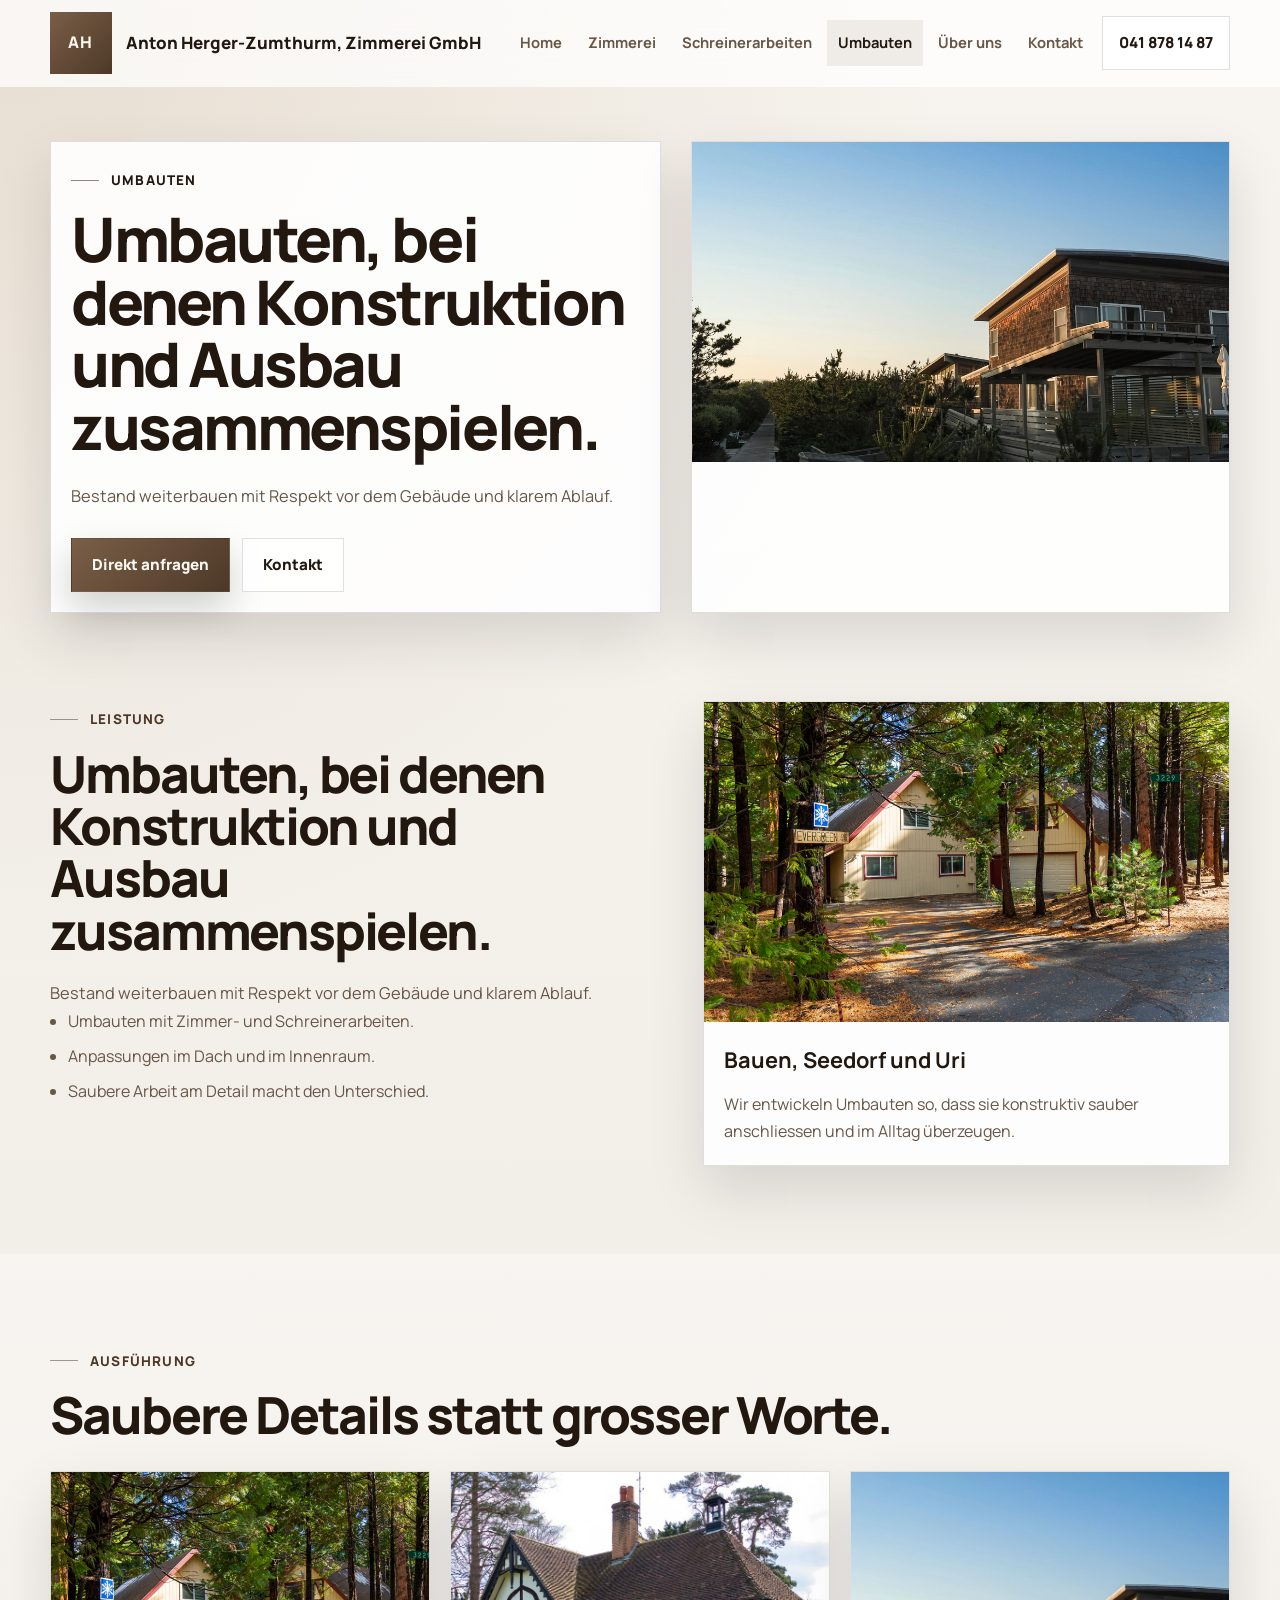
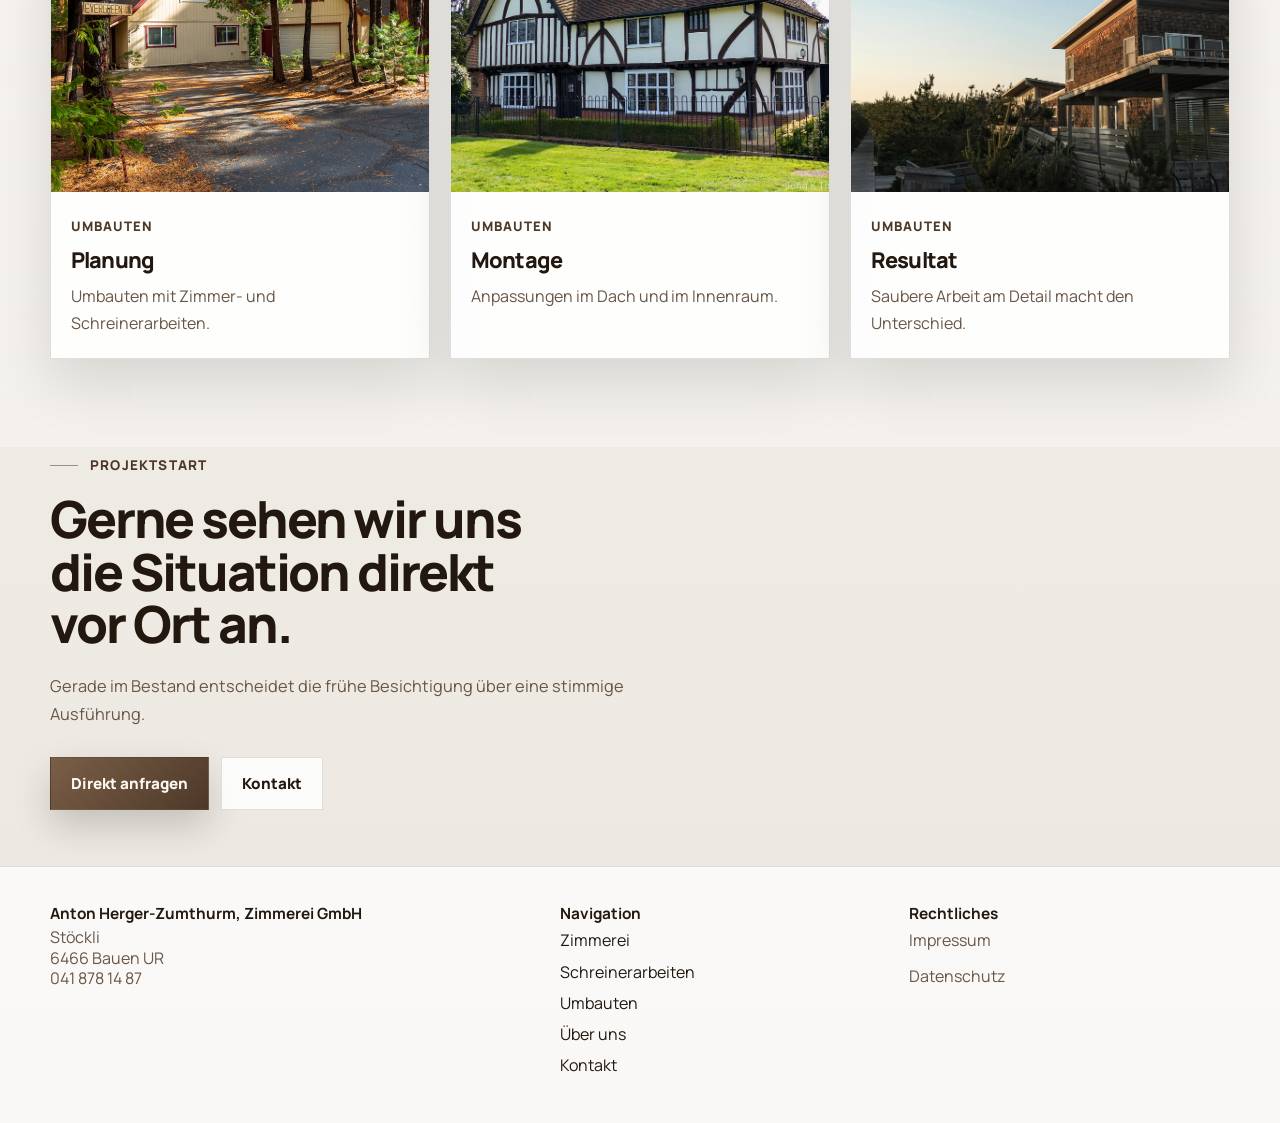
<file: umbauten.html>
<!DOCTYPE html>
<html lang="de">
<head>
  <meta charset="utf-8">
  <meta name="viewport" content="width=device-width, initial-scale=1">
  <meta name="description" content="Umbauten, bei denen Konstruktion und Ausbau zusammenspielen. Bestand weiterbauen mit Respekt vor dem Gebäude und klarem Ablauf.">
  <title>Umbauten | Anton Herger-Zumthurm, Zimmerei GmbH</title>
  <link rel="stylesheet" href="styles.css">
</head>
<body>
  <div class="page-shell">
    <header class="site-header">
      <div class="site-header__inner">
        <a class="brand" href="index.html" aria-label="Anton Herger-Zumthurm, Zimmerei GmbH Startseite">
          <span class="brand__mark">AH</span>
          <span class="brand__text">
            <span class="brand__name">Anton Herger-Zumthurm, Zimmerei GmbH</span>
          </span>
        </a>
        <nav class="site-nav" aria-label="Hauptnavigation">
          <button class="site-nav__toggle" type="button" aria-expanded="false" aria-label="Navigation öffnen">
            <span></span>
            <span></span>
            <span></span>
          </button>
          <div class="site-nav__links">
            <a href="index.html">Home</a>
            <a href="zimmerei.html">Zimmerei</a>
            <a href="schreinerarbeiten.html">Schreinerarbeiten</a>
            <a href="umbauten.html" aria-current="page">Umbauten</a>
            <a href="ueber-uns.html">Über uns</a>
            <a href="kontakt.html">Kontakt</a>
          </div>
          <a class="button button--light" href="tel:0418781487">041 878 14 87</a>
        </nav>
      </div>
    </header>

    <main>
      <section class="page-hero">
        <div class="page-hero__copy" data-reveal>
          <span class="eyebrow">Umbauten</span>
          <h2 class="page-hero__title">Umbauten, bei denen Konstruktion und Ausbau zusammenspielen.</h2>
          <p>Bestand weiterbauen mit Respekt vor dem Gebäude und klarem Ablauf.</p>
          <div class="hero__actions">
            <a class="button button--primary" href="tel:0418781487">Direkt anfragen</a>
            <a class="button button--ghost button--ghost-dark" href="kontakt.html">Kontakt</a>
          </div>
        </div>
        <div class="page-hero__visual" data-reveal>
          <img src="assets/umbau.jpg" alt="Umbauten von Anton Herger-Zumthurm, Zimmerei GmbH">
        </div>
      </section>

      <section class="section">
        <div class="section__grid">
          <div data-reveal>
            <span class="section-kicker">Leistung</span>
            <h2 class="section-title">Umbauten, bei denen Konstruktion und Ausbau zusammenspielen.</h2>
            <p class="section-copy">Bestand weiterbauen mit Respekt vor dem Gebäude und klarem Ablauf.</p>
            <ul class="section-list">
              <li>Umbauten mit Zimmer- und Schreinerarbeiten.</li>
              <li>Anpassungen im Dach und im Innenraum.</li>
              <li>Saubere Arbeit am Detail macht den Unterschied.</li>
            </ul>
          </div>
          <div class="media-stack">
            <article class="media-card" data-reveal>
              <img src="assets/bild-januar-links.jpg" alt="Umbau in Holzbauweise">
              <div class="media-card__body">
                <strong>Bauen, Seedorf und Uri</strong>
                <p>Wir entwickeln Umbauten so, dass sie konstruktiv sauber anschliessen und im Alltag überzeugen.</p>
              </div>
            </article>
          </div>
        </div>
      </section>

      <section class="section section--alt">
        <div class="section-heading section-heading--subpage" data-reveal>
          <span class="section-kicker">Ausführung</span>
          <h2 class="section-title">Saubere Details statt grosser Worte.</h2>
        </div>
        <div class="reference-grid">
          <article class="reference-card" data-reveal>
            <img src="assets/bild-januar-links.jpg" alt="Planung von Umbauten">
            <div class="reference-card__body">
              <span>Umbauten</span>
              <h3>Planung</h3>
              <p>Umbauten mit Zimmer- und Schreinerarbeiten.</p>
            </div>
          </article>
          <article class="reference-card" data-reveal>
            <img src="assets/bild-juli.jpg" alt="Montage bei Umbauten">
            <div class="reference-card__body">
              <span>Umbauten</span>
              <h3>Montage</h3>
              <p>Anpassungen im Dach und im Innenraum.</p>
            </div>
          </article>
          <article class="reference-card" data-reveal>
            <img src="assets/bild-november.jpg" alt="Fertiger Umbau">
            <div class="reference-card__body">
              <span>Umbauten</span>
              <h3>Resultat</h3>
              <p>Saubere Arbeit am Detail macht den Unterschied.</p>
            </div>
          </article>
        </div>
      </section>

      <section class="cta-band" data-reveal>
        <div>
          <span class="section-kicker">Projektstart</span>
          <h2 class="section-title">Gerne sehen wir uns die Situation direkt vor Ort an.</h2>
          <p class="section-copy">Gerade im Bestand entscheidet die frühe Besichtigung über eine stimmige Ausführung.</p>
        </div>
        <div class="hero__actions">
          <a class="button button--primary" href="tel:0418781487">Direkt anfragen</a>
          <a class="button button--ghost" href="kontakt.html">Kontakt</a>
        </div>
      </section>
    </main>

    <footer class="site-footer">
      <div class="site-footer__inner">
        <div class="site-footer__column">
          <strong>Anton Herger-Zumthurm, Zimmerei GmbH</strong>
          <ul class="site-footer__stack">
            <li>Stöckli</li>
            <li>6466 Bauen UR</li>
            <li><a href="tel:0418781487">041 878 14 87</a></li>
          </ul>
        </div>
        <div class="site-footer__column">
          <strong>Navigation</strong>
          <nav class="site-footer__nav" aria-label="Footer Navigation">
            <a href="zimmerei.html">Zimmerei</a>
            <a href="schreinerarbeiten.html">Schreinerarbeiten</a>
            <a href="umbauten.html">Umbauten</a>
            <a href="ueber-uns.html">Über uns</a>
            <a href="kontakt.html">Kontakt</a>
          </nav>
        </div>
        <div class="site-footer__column">
          <strong>Rechtliches</strong>
          <ul class="site-footer__legal">
            <li><a href="impressum.html">Impressum</a></li>
            <li><a href="datenschutz.html">Datenschutz</a></li>
          </ul>
        </div>
      </div>
    </footer>
  </div>

  <script src="script.js"></script>
</body>
</html>
</file>
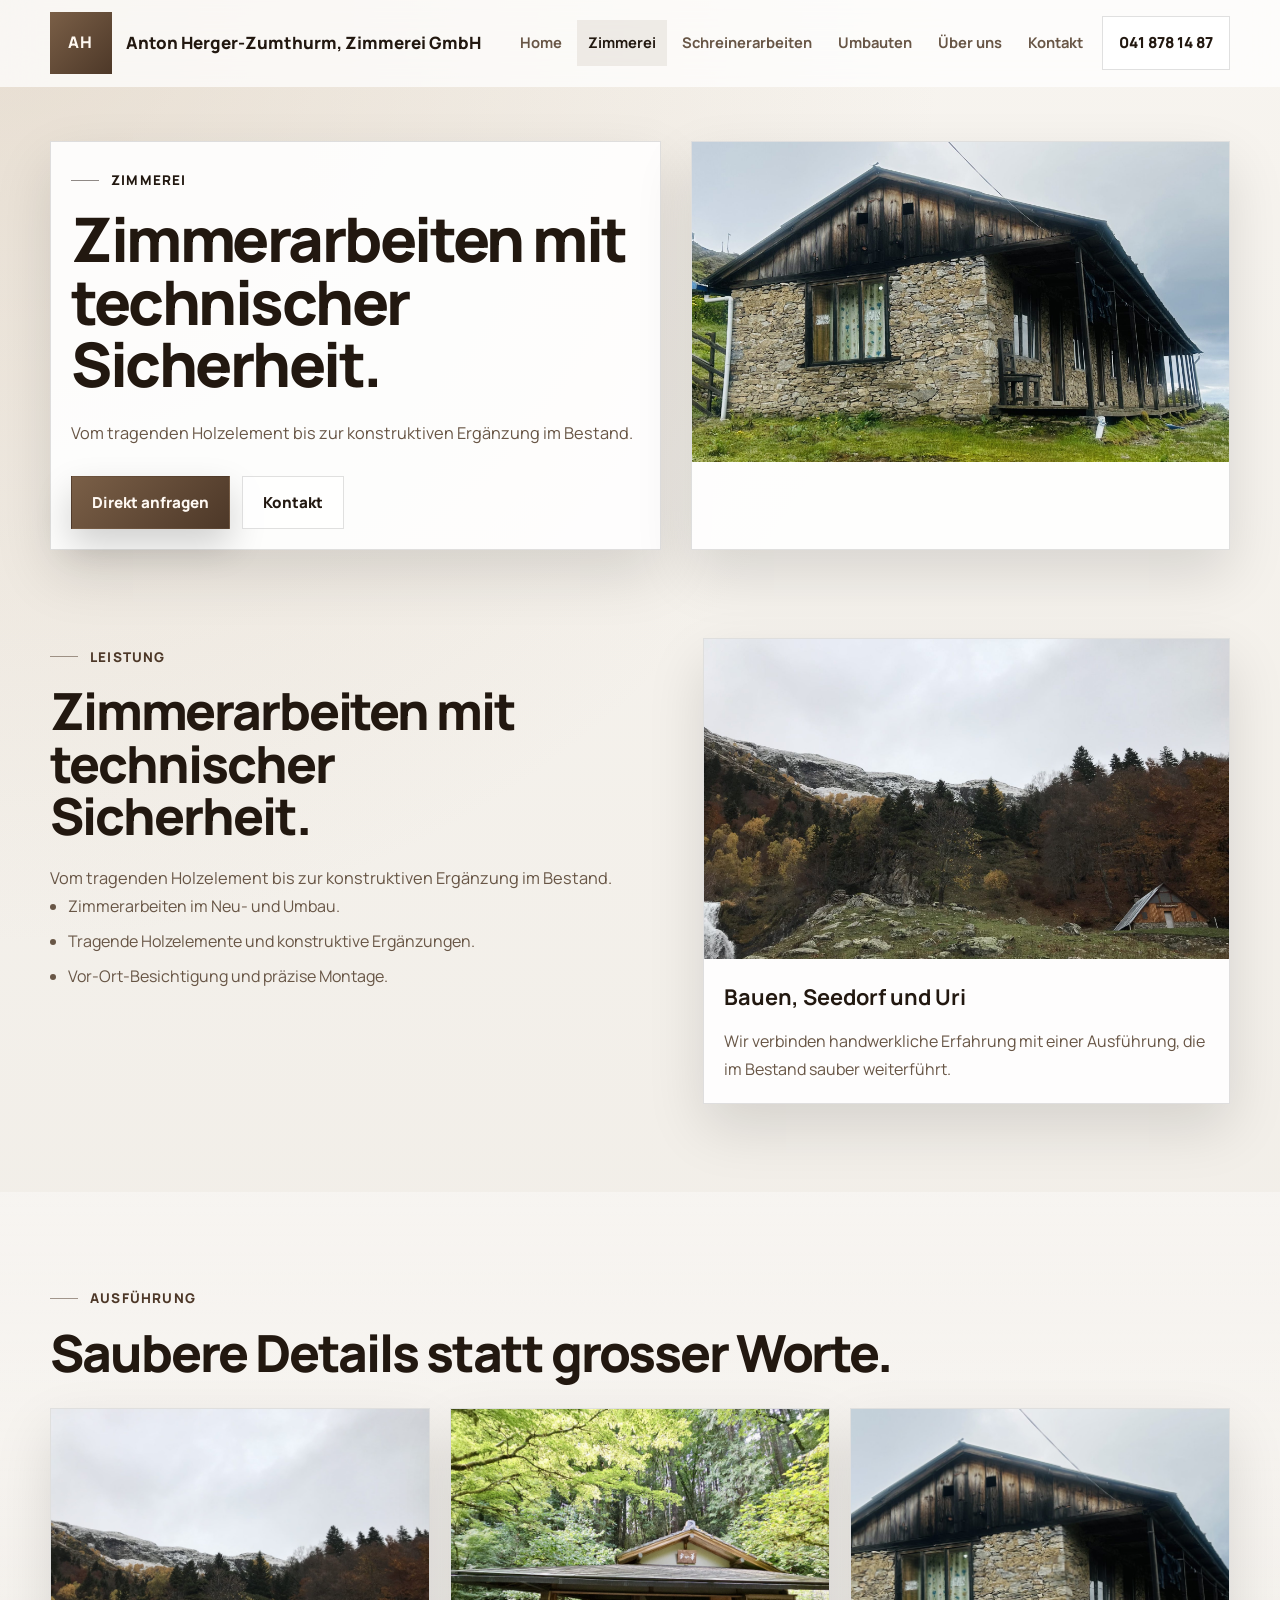
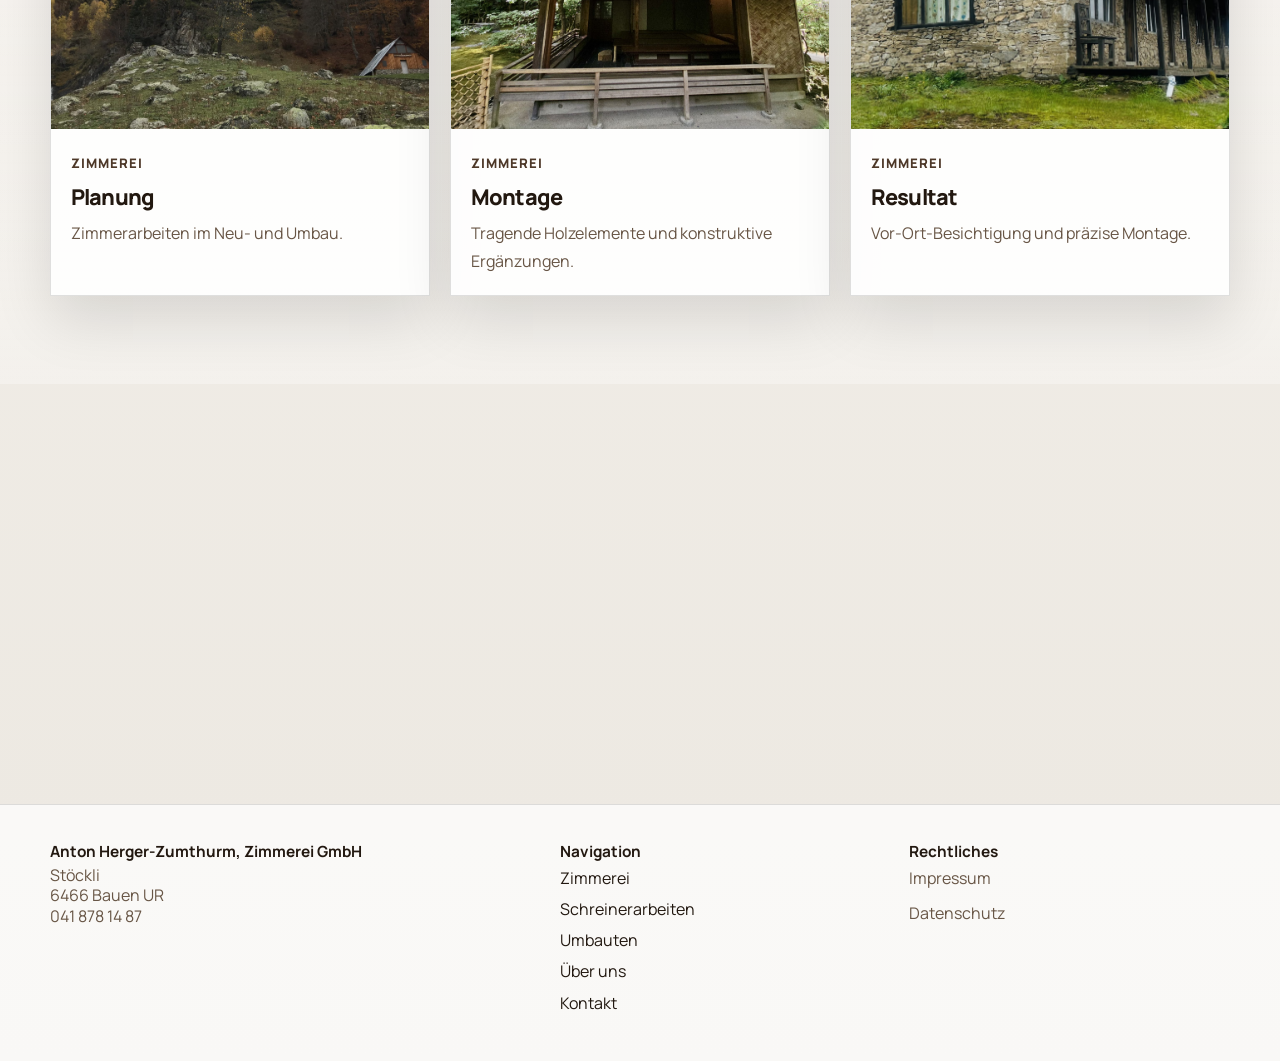
<file: zimmerei.html>
<!DOCTYPE html>
<html lang="de">
<head>
  <meta charset="utf-8">
  <meta name="viewport" content="width=device-width, initial-scale=1">
  <meta name="description" content="Zimmerarbeiten mit technischer Sicherheit. Vom tragenden Holzelement bis zur konstruktiven Ergänzung im Bestand.">
  <title>Zimmerei | Anton Herger-Zumthurm, Zimmerei GmbH</title>
  <link rel="stylesheet" href="styles.css">
</head>
<body>
  <div class="page-shell">
    <header class="site-header">
      <div class="site-header__inner">
        <a class="brand" href="index.html" aria-label="Anton Herger-Zumthurm, Zimmerei GmbH Startseite">
          <span class="brand__mark">AH</span>
          <span class="brand__text">
            <span class="brand__name">Anton Herger-Zumthurm, Zimmerei GmbH</span>
          </span>
        </a>
        <nav class="site-nav" aria-label="Hauptnavigation">
          <button class="site-nav__toggle" type="button" aria-expanded="false" aria-label="Navigation öffnen">
            <span></span>
            <span></span>
            <span></span>
          </button>
          <div class="site-nav__links">
            <a href="index.html">Home</a>
            <a href="zimmerei.html" aria-current="page">Zimmerei</a>
            <a href="schreinerarbeiten.html">Schreinerarbeiten</a>
            <a href="umbauten.html">Umbauten</a>
            <a href="ueber-uns.html">Über uns</a>
            <a href="kontakt.html">Kontakt</a>
          </div>
          <a class="button button--light" href="tel:0418781487">041 878 14 87</a>
        </nav>
      </div>
    </header>

    <main>
      <section class="page-hero">
        <div class="page-hero__copy" data-reveal>
          <span class="eyebrow">Zimmerei</span>
          <h2 class="page-hero__title">Zimmerarbeiten mit technischer Sicherheit.</h2>
          <p>Vom tragenden Holzelement bis zur konstruktiven Ergänzung im Bestand.</p>
          <div class="hero__actions">
            <a class="button button--primary" href="tel:0418781487">Direkt anfragen</a>
            <a class="button button--ghost button--ghost-dark" href="kontakt.html">Kontakt</a>
          </div>
        </div>
        <div class="page-hero__visual" data-reveal>
          <img src="assets/neubau.jpg" alt="Zimmerei von Anton Herger-Zumthurm, Zimmerei GmbH">
        </div>
      </section>

      <section class="section">
        <div class="section__grid">
          <div data-reveal>
            <span class="section-kicker">Leistung</span>
            <h2 class="section-title">Zimmerarbeiten mit technischer Sicherheit.</h2>
            <p class="section-copy">Vom tragenden Holzelement bis zur konstruktiven Ergänzung im Bestand.</p>
            <ul class="section-list">
              <li>Zimmerarbeiten im Neu- und Umbau.</li>
              <li>Tragende Holzelemente und konstruktive Ergänzungen.</li>
              <li>Vor-Ort-Besichtigung und präzise Montage.</li>
            </ul>
          </div>
          <div class="media-stack">
            <article class="media-card" data-reveal>
              <img src="assets/bild-februar.jpg" alt="Zimmerei in Uri">
              <div class="media-card__body">
                <strong>Bauen, Seedorf und Uri</strong>
                <p>Wir verbinden handwerkliche Erfahrung mit einer Ausführung, die im Bestand sauber weiterführt.</p>
              </div>
            </article>
          </div>
        </div>
      </section>

      <section class="section section--alt">
        <div class="section-heading section-heading--subpage" data-reveal>
          <span class="section-kicker">Ausführung</span>
          <h2 class="section-title">Saubere Details statt grosser Worte.</h2>
        </div>
        <div class="reference-grid">
          <article class="reference-card" data-reveal>
            <img src="assets/bild-februar.jpg" alt="Planung von Zimmerarbeiten">
            <div class="reference-card__body">
              <span>Zimmerei</span>
              <h3>Planung</h3>
              <p>Zimmerarbeiten im Neu- und Umbau.</p>
            </div>
          </article>
          <article class="reference-card" data-reveal>
            <img src="assets/bild-juni.jpeg" alt="Montage von Holzbauteilen">
            <div class="reference-card__body">
              <span>Zimmerei</span>
              <h3>Montage</h3>
              <p>Tragende Holzelemente und konstruktive Ergänzungen.</p>
            </div>
          </article>
          <article class="reference-card" data-reveal>
            <img src="assets/bild-oktober.jpeg" alt="Ausgeführte Zimmerarbeit">
            <div class="reference-card__body">
              <span>Zimmerei</span>
              <h3>Resultat</h3>
              <p>Vor-Ort-Besichtigung und präzise Montage.</p>
            </div>
          </article>
        </div>
      </section>

      <section class="cta-band" data-reveal>
        <div>
          <span class="section-kicker">Projektstart</span>
          <h2 class="section-title">Gerne sehen wir uns die Situation direkt vor Ort an.</h2>
          <p class="section-copy">Eine saubere Besichtigung schafft die Grundlage für eine passende Lösung im Holzbau.</p>
        </div>
        <div class="hero__actions">
          <a class="button button--primary" href="tel:0418781487">Direkt anfragen</a>
          <a class="button button--ghost" href="kontakt.html">Kontakt</a>
        </div>
      </section>
    </main>

    <footer class="site-footer">
      <div class="site-footer__inner">
        <div class="site-footer__column">
          <strong>Anton Herger-Zumthurm, Zimmerei GmbH</strong>
          <ul class="site-footer__stack">
            <li>Stöckli</li>
            <li>6466 Bauen UR</li>
            <li><a href="tel:0418781487">041 878 14 87</a></li>
          </ul>
        </div>
        <div class="site-footer__column">
          <strong>Navigation</strong>
          <nav class="site-footer__nav" aria-label="Footer Navigation">
            <a href="zimmerei.html">Zimmerei</a>
            <a href="schreinerarbeiten.html">Schreinerarbeiten</a>
            <a href="umbauten.html">Umbauten</a>
            <a href="ueber-uns.html">Über uns</a>
            <a href="kontakt.html">Kontakt</a>
          </nav>
        </div>
        <div class="site-footer__column">
          <strong>Rechtliches</strong>
          <ul class="site-footer__legal">
            <li><a href="impressum.html">Impressum</a></li>
            <li><a href="datenschutz.html">Datenschutz</a></li>
          </ul>
        </div>
      </div>
    </footer>
  </div>

  <script src="script.js"></script>
</body>
</html>
</file>
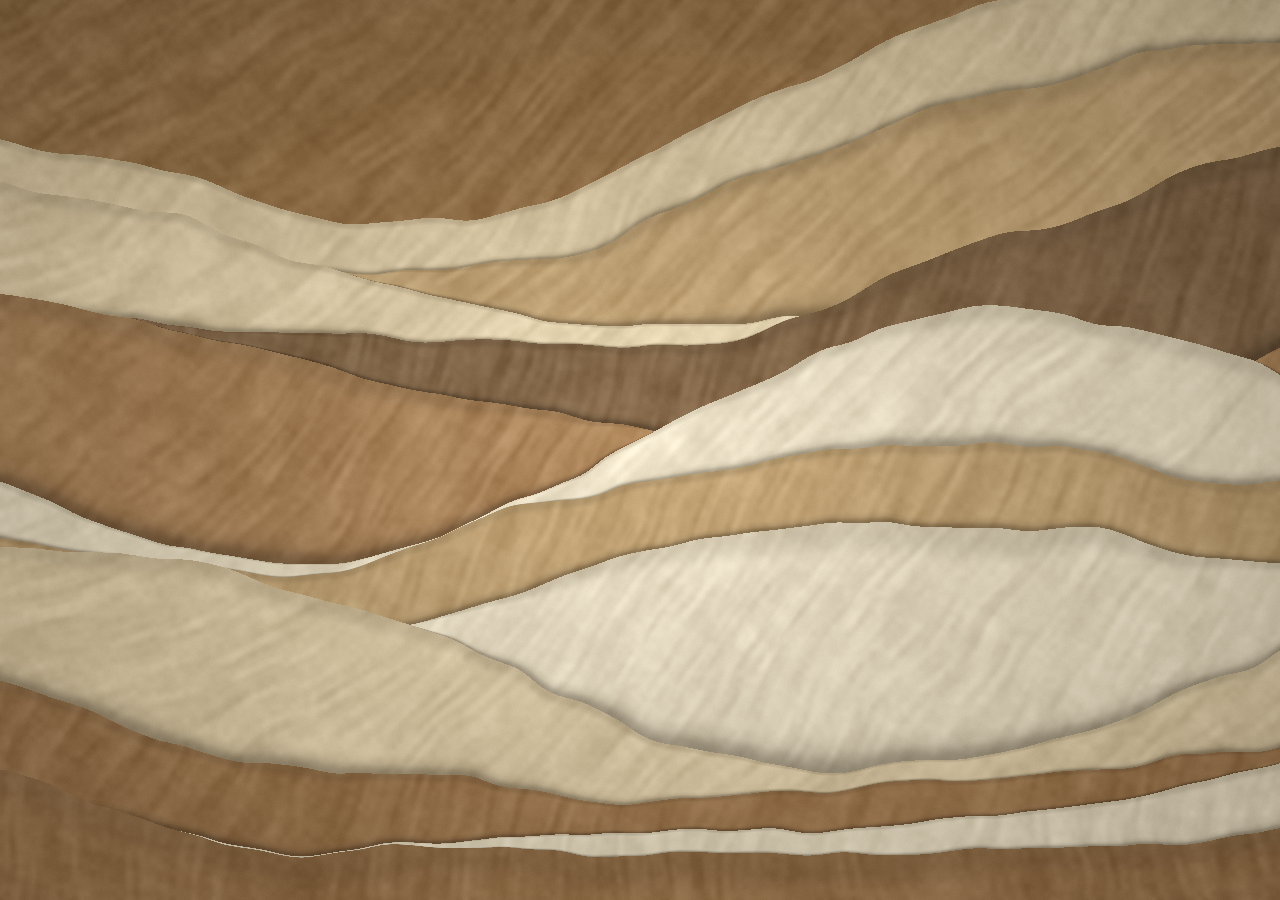
<file: assets/hero-shader.html>
<!DOCTYPE html>
<html lang="en">
<head>
<meta charset="UTF-8">
<meta name="viewport" content="width=device-width, initial-scale=1.0">
<title>Hero Shader</title>
<style>
  * { margin: 0; padding: 0; box-sizing: border-box; }
  html, body { width: 100%; height: 100%; overflow: hidden; background: #1a120d; }
  canvas { display: block; width: 100vw; height: 100vh; }
</style>
</head>
<body>
<canvas id="canvas"></canvas>
<script>
// ─────────────────────────────────────────────
// Golden Sediment — Layered sedimentary strata with tectonic deformation
// ─────────────────────────────────────────────
(function () {
  var canvas = document.getElementById('canvas');
  var prefersReduced = window.matchMedia('(prefers-reduced-motion: reduce)').matches;
  var externallyPaused = false;
  var frameHandle = 0;

  var gl = canvas.getContext('webgl', { alpha: true, antialias: false, preserveDrawingBuffer: false });
  if (!gl) return;

  var vertSrc = [
    'attribute vec2 a_pos;',
    'void main() { gl_Position = vec4(a_pos, 0.0, 1.0); }'
  ].join('\n');

  var fragSrc = [
    'precision highp float;',
    'uniform float u_time;',
    'uniform vec2 u_res;',
    'uniform float u_foldSpeed;',
    'uniform float u_layerCount;',
    'uniform vec2 u_mouse;',
    '',
    '// ── Hash functions ──',
    'float hash11(float p) {',
    '  p = fract(p * 0.1031);',
    '  p *= p + 33.33;',
    '  p *= p + p;',
    '  return fract(p);',
    '}',
    '',
    'float hash21(vec2 p) {',
    '  vec3 p3 = fract(vec3(p.xyx) * 0.1031);',
    '  p3 += dot(p3, p3.yzx + 33.33);',
    '  return fract((p3.x + p3.y) * p3.z);',
    '}',
    '',
    'vec2 hash22(vec2 p) {',
    '  vec3 p3 = fract(vec3(p.xyx) * vec3(0.1031, 0.1030, 0.0973));',
    '  p3 += dot(p3, p3.yzx + 33.33);',
    '  return fract((p3.xx + p3.yz) * p3.zy);',
    '}',
    '',
    '// ── Simplex-like value noise ──',
    'float vnoise(vec2 p) {',
    '  vec2 i = floor(p);',
    '  vec2 f = fract(p);',
    '  f = f * f * (3.0 - 2.0 * f);',
    '  float a = hash21(i);',
    '  float b = hash21(i + vec2(1.0, 0.0));',
    '  float c = hash21(i + vec2(0.0, 1.0));',
    '  float d = hash21(i + vec2(1.0, 1.0));',
    '  return mix(mix(a, b, f.x), mix(c, d, f.x), f.y);',
    '}',
    '',
    '// ── FBM ──',
    'float fbm(vec2 p) {',
    '  float v = 0.0;',
    '  float a = 0.5;',
    '  vec2 shift = vec2(100.0);',
    '  mat2 rot = mat2(cos(0.5), sin(0.5), -sin(0.5), cos(0.5));',
    '  for (int i = 0; i < 5; i++) {',
    '    v += a * vnoise(p);',
    '    p = rot * p * 2.0 + shift;',
    '    a *= 0.5;',
    '  }',
    '  return v;',
    '}',
    '',
    '// ── Domain warp for tectonic deformation ──',
    'vec2 tectonicWarp(vec2 uv, float t) {',
    '  float slow = t * 0.15;',
    '  // Large-scale folding',
    '  float warpX = fbm(uv * 1.5 + vec2(slow * 0.7, slow * 0.3)) - 0.5;',
    '  float warpY = fbm(uv * 1.5 + vec2(slow * 0.5 + 50.0, slow * 0.8 + 30.0)) - 0.5;',
    '  // Compression waves',
    '  float compress = sin(uv.x * 2.0 + slow * 0.4) * 0.08;',
    '  // Shearing',
    '  float shear = sin(uv.y * 3.0 + slow * 0.6) * 0.06;',
    '  return vec2(',
    '    uv.x + warpX * 0.25 + shear,',
    '    uv.y + warpY * 0.18 + compress',
    '  );',
    '}',
    '',
    '// ── Layer boundary function ──',
    'float layerBoundary(float x, float baseY, float idx, float t) {',
    '  float h1 = hash11(idx * 7.13);',
    '  float h2 = hash11(idx * 13.37);',
    '  float h3 = hash11(idx * 23.71);',
    '  float freq1 = 1.5 + h1 * 2.5;',
    '  float freq2 = 3.0 + h2 * 3.0;',
    '  float amp1 = 0.04 + h1 * 0.06;',
    '  float amp2 = 0.015 + h2 * 0.025;',
    '  float phase1 = t * (0.1 + h3 * 0.15);',
    '  float phase2 = t * (0.08 + h1 * 0.12);',
    '  // Main fold',
    '  float fold = amp1 * sin(x * freq1 + phase1 + h2 * 6.28);',
    '  // Secondary ripple',
    '  fold += amp2 * sin(x * freq2 + phase2 + h3 * 6.28);',
    '  // Noise-based deformation for organic feel',
    '  fold += 0.02 * vnoise(vec2(x * 4.0 + h1 * 100.0, t * 0.2 + idx));',
    '  return baseY + fold;',
    '}',
    '',
    '// ── Earth tone palette ──',
    'vec3 stratumColor(float idx, float maxLayers) {',
    '  // 7 earth tone colors',
    '  vec3 colors[7];',
    '  colors[0] = vec3(145.0, 105.0, 60.0) / 255.0;   // Warm umber',
    '  colors[1] = vec3(190.0, 155.0, 105.0) / 255.0;  // Muted amber',
    '  colors[2] = vec3(215.0, 195.0, 155.0) / 255.0;  // Parchment',
    '  colors[3] = vec3(225.0, 205.0, 165.0) / 255.0;  // Pale straw',
    '  colors[4] = vec3(115.0, 85.0, 55.0) / 255.0;    // Dark walnut',
    '  colors[5] = vec3(165.0, 120.0, 75.0) / 255.0;   // Soft sienna',
    '  colors[6] = vec3(230.0, 218.0, 190.0) / 255.0;  // Warm cream',
    '  // Pick from palette using hashed index',
    '  float h = hash11(idx * 17.31 + 3.7);',
    '  int ci = int(mod(floor(h * 7.0), 7.0));',
    '  vec3 base;',
    '  if (ci == 0) base = colors[0];',
    '  else if (ci == 1) base = colors[1];',
    '  else if (ci == 2) base = colors[2];',
    '  else if (ci == 3) base = colors[3];',
    '  else if (ci == 4) base = colors[4];',
    '  else if (ci == 5) base = colors[5];',
    '  else base = colors[6];',
    '  // Slight per-layer variation',
    '  float h2 = hash11(idx * 31.17);',
    '  base += (h2 - 0.5) * 0.06;',
    '  return base;',
    '}',
    '',
    '// ── Grain texture per layer — washi paper fibers ──',
    'float grainTexture(vec2 uv, float layerIdx) {',
    '  float h = hash11(layerIdx * 41.93);',
    '  float h2 = hash11(layerIdx * 67.19);',
    '  float intensity = 0.0;',
    '  // Primary fiber direction per layer (varies by layer)',
    '  float fiberAngle = h * 3.14 * 0.3;',
    '  float ca = cos(fiberAngle), sa = sin(fiberAngle);',
    '  vec2 rotUV = vec2(uv.x * ca - uv.y * sa, uv.x * sa + uv.y * ca);',
    '  // Long directional fibers (stretched noise)',
    '  float fiber1 = vnoise(vec2(rotUV.x * 120.0, rotUV.y * 18.0) + layerIdx * 30.0);',
    '  float fiber2 = vnoise(vec2(rotUV.x * 80.0, rotUV.y * 12.0) + layerIdx * 50.0 + 100.0);',
    '  intensity = fiber1 * 0.08 + fiber2 * 0.05;',
    '  // Softer cross-fibers',
    '  float cross = vnoise(vec2(rotUV.x * 15.0, rotUV.y * 70.0) + layerIdx * 40.0);',
    '  intensity += cross * 0.03;',
    '  // Subtle overall paper texture',
    '  intensity += vnoise(uv * 50.0 + layerIdx * 25.0) * 0.025;',
    '  return intensity - 0.04;',
    '}',
    '',
    '// ── Crystalline sparkles ──',
    'float sparkle(vec2 uv, float t, float layerIdx) {',
    '  float h = hash11(layerIdx * 53.71);',
    '  // Only some layers have crystals',
    '  if (h < 0.4) return 0.0;',
    '  float density = 60.0 + h * 80.0;',
    '  vec2 cell = floor(uv * density);',
    '  vec2 cellHash = hash22(cell + layerIdx * 7.0);',
    '  // Position within cell',
    '  vec2 cellUV = fract(uv * density);',
    '  vec2 sparklePos = cellHash;',
    '  float dist = length(cellUV - sparklePos);',
    '  // Time-varying twinkle',
    '  float phase = cellHash.x * 6.28 + cellHash.y * 3.14;',
    '  float twinkle = sin(t * (2.0 + cellHash.x * 4.0) + phase);',
    '  float threshold = 0.7 + twinkle * 0.25;',
    '  float sparkleVal = smoothstep(threshold, threshold + 0.05, cellHash.x * cellHash.y + 0.3);',
    '  // Sharp point of light',
    '  sparkleVal *= smoothstep(0.06, 0.01, dist);',
    '  return sparkleVal * 0.8;',
    '}',
    '',
    '// ── Cross-cutting faults ──',
    'float faultDisplacement(vec2 uv, float t) {',
    '  float totalDisp = 0.0;',
    '  // 3 fault lines',
    '  for (int i = 0; i < 3; i++) {',
    '    float fi = float(i);',
    '    float h1 = hash11(fi * 71.13 + 5.0);',
    '    float h2 = hash11(fi * 97.31 + 11.0);',
    '    float h3 = hash11(fi * 37.71 + 17.0);',
    '    // Fault line: diagonal line across the view',
    '    float angle = 0.5 + h1 * 1.2;  // 30-90 degrees',
    '    float offset = h2 * 2.0 - 1.0;',
    '    float ca = cos(angle), sa = sin(angle);',
    '    float lineVal = (uv.x - 0.5) * ca + (uv.y - 0.5) * sa + offset * 0.3;',
    '    // Add noise to make fault line irregular',
    '    lineVal += vnoise(vec2(uv.x * 8.0 + fi * 50.0, uv.y * 8.0 + t * 0.05)) * 0.02;',
    '    // Sharp step with thin transition',
    '    float faultWidth = 0.003 + h3 * 0.004;',
    '    float side = smoothstep(-faultWidth, faultWidth, lineVal);',
    '    // Displacement amount varies slowly with time',
    '    float dispAmount = (0.01 + h3 * 0.02) * sin(t * 0.08 + fi * 2.0);',
    '    totalDisp += side * dispAmount;',
    '  }',
    '  return totalDisp;',
    '}',
    '',
    '// ── Fault line visibility (thin dark lines) ──',
    'float faultLine(vec2 uv, float t) {',
    '  float line = 0.0;',
    '  for (int i = 0; i < 3; i++) {',
    '    float fi = float(i);',
    '    float h1 = hash11(fi * 71.13 + 5.0);',
    '    float h2 = hash11(fi * 97.31 + 11.0);',
    '    float angle = 0.5 + h1 * 1.2;',
    '    float offset = h2 * 2.0 - 1.0;',
    '    float ca = cos(angle), sa = sin(angle);',
    '    float lineVal = (uv.x - 0.5) * ca + (uv.y - 0.5) * sa + offset * 0.3;',
    '    lineVal += vnoise(vec2(uv.x * 8.0 + fi * 50.0, uv.y * 8.0 + t * 0.05)) * 0.02;',
    '    // Thin dark line at fault',
    '    float faultVis = 1.0 - smoothstep(0.0, 0.004, abs(lineVal));',
    '    line = max(line, faultVis * 0.4);',
    '  }',
    '  return line;',
    '}',
    '',
    'void main() {',
    '  vec2 uv = gl_FragCoord.xy / u_res;',
    '  float aspect = u_res.x / u_res.y;',
    '  vec2 uvAspect = vec2(uv.x * aspect, uv.y);',
    '',
    '  float t = u_time * u_foldSpeed;',
    '  float layerCount = floor(u_layerCount);',
    '',
    '  // Apply tectonic domain warp',
    '  vec2 warped = tectonicWarp(uvAspect, t);',
    '',
    '  // Mouse parallax offset (each layer shifts differently)',
    '  vec2 mOff = vec2(0.0);',
    '  if (u_mouse.x >= 0.0) {',
    '    mOff = (u_mouse - 0.5) * vec2(-0.12, -0.06);',
    '  }',
    '',
    '  // Determine which layer this pixel is in',
    '  float layerSpacing = 1.0 / (layerCount + 1.0);',
    '  float currentLayer = -1.0;',
    '  float layerPos = 0.0;  // 0-1 position within current layer',
    '',
    '  // Compute boundaries and find current layer',
    '  float prevBound = -0.2;  // below screen',
    '  for (int i = 0; i < 24; i++) {',
    '    if (float(i) >= layerCount) break;',
    '    float fi = float(i);',
    '    float baseY = (fi + 1.0) * layerSpacing;',
    '    // Per-layer parallax: deeper layers shift more',
    '    float layerDepth = fi / layerCount;',
    '    float px = warped.x + mOff.x * (0.3 + layerDepth * 1.5);',
    '    float bound = layerBoundary(px, baseY, fi, t);',
    '    bound += mOff.y * (0.1 + layerDepth * 0.4);',
    '    if (warped.y >= prevBound && warped.y < bound) {',
    '      currentLayer = fi;',
    '      float thickness = bound - prevBound;',
    '      layerPos = (warped.y - prevBound) / max(thickness, 0.001);',
    '      break;',
    '    }',
    '    prevBound = bound;',
    '  }',
    '  // Top layer catches everything above last boundary',
    '  if (currentLayer < 0.0) {',
    '    currentLayer = layerCount;',
    '    layerPos = 0.5;',
    '  }',
    '',
    '  // Get stratum color',
    '  vec3 col = stratumColor(currentLayer, layerCount);',
    '',
    '  // Add grain texture',
    '  float grain = grainTexture(warped, currentLayer);',
    '  col += grain;',
    '',
    '  // Subtle shading at layer boundaries (darker at edges, lighter in middle)',
    '  float edgeShade = smoothstep(0.0, 0.15, layerPos) * smoothstep(1.0, 0.85, layerPos);',
    '  col *= 0.85 + 0.15 * edgeShade;',
    '',
    '  // Paper edge shadow — soft shadow at bottom of each layer',
    '  float edgeShadow = smoothstep(0.0, 0.08, layerPos);',
    '  col *= 0.82 + 0.18 * edgeShadow;',
    '  // Slight highlight at top edge (paper catching light)',
    '  float topHighlight = smoothstep(1.0, 0.92, layerPos);',
    '  col += vec3(0.04, 0.035, 0.025) * (1.0 - topHighlight);',
    '',
    '  // Subtle vignette',
    '  float vig = 1.0 - 0.3 * length((uv - 0.5) * 1.5);',
    '  col *= vig;',
    '',
    '  // Overall paper texture overlay (uniform across all layers)',
    '  float paperTex = vnoise(gl_FragCoord.xy * 0.15) * 0.03;',
    '  paperTex += (hash21(gl_FragCoord.xy + fract(u_time * 0.1) * 1000.0) - 0.5) * 0.015;',
    '  col += paperTex;',
    '',
    '  // Slightly desaturate for natural dyed paper feel',
    '  float lum = dot(col, vec3(0.299, 0.587, 0.114));',
    '  col = mix(vec3(lum), col, 0.82);',
    '',
    '  // Warm tone adjustment',
    '  col = pow(col, vec3(0.95, 1.0, 1.08));',
    '',
    '  gl_FragColor = vec4(col, 1.0);',
    '}',
  ].join('\n');

  function compile(type, src) {
    var s = gl.createShader(type);
    gl.shaderSource(s, src);
    gl.compileShader(s);
    if (!gl.getShaderParameter(s, gl.COMPILE_STATUS)) {
      console.error(gl.getShaderInfoLog(s));
    }
    return s;
  }

  var prog = gl.createProgram();
  gl.attachShader(prog, compile(gl.VERTEX_SHADER, vertSrc));
  gl.attachShader(prog, compile(gl.FRAGMENT_SHADER, fragSrc));
  gl.linkProgram(prog);
  gl.useProgram(prog);

  var buf = gl.createBuffer();
  gl.bindBuffer(gl.ARRAY_BUFFER, buf);
  gl.bufferData(gl.ARRAY_BUFFER, new Float32Array([-1, -1, 3, -1, -1, 3]), gl.STATIC_DRAW);
  var aPos = gl.getAttribLocation(prog, 'a_pos');
  gl.enableVertexAttribArray(aPos);
  gl.vertexAttribPointer(aPos, 2, gl.FLOAT, false, 0, 0);

  var uTime = gl.getUniformLocation(prog, 'u_time');
  var uRes = gl.getUniformLocation(prog, 'u_res');
  var uFoldSpeed = gl.getUniformLocation(prog, 'u_foldSpeed');
  var uLayerCount = gl.getUniformLocation(prog, 'u_layerCount');
  var uMouse = gl.getUniformLocation(prog, 'u_mouse');

  var foldSpeedVal = 0.23;
  var layerCountVal = 12.0;
  var mouseX = -1.0, mouseY = -1.0;
  var smoothMX = -1.0, smoothMY = -1.0;

  var dpr = Math.min(window.devicePixelRatio || 1, 2);
  var needsResize = true;
  var running = true;

  function resize() {
    needsResize = false;
    var w = Math.round(canvas.clientWidth * dpr);
    var h = Math.round(canvas.clientHeight * dpr);
    if (canvas.width !== w || canvas.height !== h) {
      canvas.width = w;
      canvas.height = h;
      gl.viewport(0, 0, w, h);
      gl.uniform2f(uRes, canvas.width, canvas.height);
    }
  }

  function requestRender() {
    if (frameHandle) return;
    frameHandle = requestAnimationFrame(render);
  }

  function render(now) {
    frameHandle = 0;
    if (!running || externallyPaused) return;
    if (needsResize) resize();
    gl.uniform1f(uTime, prefersReduced ? 0.0 : now * 0.001);
    gl.uniform1f(uFoldSpeed, foldSpeedVal);
    gl.uniform1f(uLayerCount, layerCountVal);
    if (mouseX >= 0.0) {
      smoothMX += (mouseX - smoothMX) * 0.06;
      smoothMY += (mouseY - smoothMY) * 0.06;
    } else {
      smoothMX = -1.0; smoothMY = -1.0;
    }
    gl.uniform2f(uMouse, smoothMX, smoothMY);
    gl.drawArrays(gl.TRIANGLES, 0, 3);
    requestRender();
  }

  window.addEventListener('resize', function () {
    needsResize = true;
    if (!externallyPaused) requestRender();
  });

  resize();

  requestRender();

  canvas.addEventListener('mousemove', function (e) {
    mouseX = e.clientX / canvas.clientWidth;
    mouseY = 1.0 - e.clientY / canvas.clientHeight;
  });
  canvas.addEventListener('mouseleave', function () {
    mouseX = -1.0; mouseY = -1.0;
  });
  canvas.addEventListener('touchstart', function (e) {
    e.preventDefault();
    var touch = e.touches[0];
    mouseX = touch.clientX / canvas.clientWidth;
    mouseY = 1.0 - touch.clientY / canvas.clientHeight;
  }, { passive: false });
  canvas.addEventListener('touchmove', function (e) {
    e.preventDefault();
    var touch = e.touches[0];
    mouseX = touch.clientX / canvas.clientWidth;
    mouseY = 1.0 - touch.clientY / canvas.clientHeight;
  }, { passive: false });
  canvas.addEventListener('touchend', function () {
    mouseX = -1.0; mouseY = -1.0;
  });

  // ── Pause when offscreen ──
  document.addEventListener('visibilitychange', function () {
    running = !document.hidden;
    if (running && !externallyPaused) {
      requestRender();
    }
  });

  // ── PostMessage API for parameter control ──
  window.addEventListener('message', function (e) {
    if (e.data && e.data.type === 'visibility') {
      externallyPaused = !e.data.running;
      if (!externallyPaused && running) {
        requestRender();
      }
      return;
    }

    if (e.data && e.data.type === 'param') {
      switch (e.data.name) {
        case 'FOLD_SPEED': foldSpeedVal = e.data.value; break;
        case 'LAYER_COUNT': layerCountVal = e.data.value; break;
      }
      if (!externallyPaused && running) {
        requestRender();
      }
    }
  });
})();
</script>
</body>
</html>
</file>
<file: styles.css>
@font-face {
  font-family: "Manrope";
  src: url("assets/fonts/Manrope-Variable.ttf") format("truetype");
  font-weight: 200 800;
  font-style: normal;
  font-display: swap;
}

:root {
  --bg: #ece8e1;
  --bg-soft: #f7f4ef;
  --text: #221810;
  --muted: #685646;
  --wood: #7a5f47;
  --wood-deep: #4d3828;
  --accent: #c9b398;
  --hero-dark: #17110d;
  --line: rgba(0, 0, 0, 0.12);
  --shadow: 0 24px 54px rgba(0, 0, 0, 0.12);
  --container: min(1180px, calc(100vw - 40px));
}

*,
*::before,
*::after {
  box-sizing: border-box;
}

html {
  scroll-behavior: smooth;
}

body {
  margin: 0;
  font-family: "Manrope", "Segoe UI", sans-serif;
  color: var(--text);
  background:
    radial-gradient(circle at top left, color-mix(in srgb, var(--accent) 34%, transparent), transparent 32%),
    linear-gradient(180deg, var(--bg-soft), var(--bg));
  line-height: 1.7;
}

body.menu-open {
  overflow: hidden;
}

img {
  display: block;
  max-width: 100%;
}

a {
  color: inherit;
  text-decoration: none;
}

button,
input,
textarea {
  font: inherit;
}

h2,
h3,
h4 {
  margin: 0;
  letter-spacing: -0.04em;
  line-height: 1.02;
  font-weight: 800;
}

p,
ul {
  margin: 0;
}

.page-shell {
  min-height: 100vh;
  overflow: clip;
}

.site-header {
  position: sticky;
  top: 0;
  z-index: 50;
  background: rgba(255, 255, 255, 0.72);
  backdrop-filter: blur(18px);
  border-bottom: 1px solid transparent;
  transition: background-color 0.2s ease, border-color 0.2s ease, box-shadow 0.2s ease;
}

.site-header.is-scrolled {
  background: rgba(255, 255, 255, 0.9);
  border-color: var(--line);
  box-shadow: 0 10px 28px rgba(0, 0, 0, 0.08);
}

.site-header__inner,
.facts__inner,
.section__grid,
.cards-grid,
.reference-grid,
.timeline,
.site-footer__inner,
.hero__inner,
.cta-band,
.page-hero,
.contact-grid,
.form-panel,
.section-heading {
  width: var(--container);
  margin: 0 auto;
}

.site-header__inner {
  min-height: 86px;
  display: flex;
  align-items: center;
  justify-content: space-between;
  gap: 18px;
}

.brand {
  display: inline-flex;
  align-items: center;
  gap: 14px;
  min-width: 0;
}

.brand__mark {
  width: 62px;
  height: 62px;
  display: grid;
  place-items: center;
  background: linear-gradient(135deg, var(--wood), var(--wood-deep));
  color: #fff9f1;
  font-weight: 800;
  letter-spacing: 0.08em;
  text-transform: uppercase;
}

.brand__name {
  display: block;
  font-size: 1.06rem;
  font-weight: 800;
}

.site-nav {
  display: flex;
  align-items: center;
  gap: 8px;
  flex-wrap: nowrap;
}

.site-nav__links {
  display: flex;
  align-items: center;
  gap: 4px;
  flex-wrap: nowrap;
}

.site-nav__links a {
  padding: 10px 11px;
  color: var(--muted);
  font-size: 0.92rem;
  font-weight: 700;
  white-space: nowrap;
  transition: background-color 0.16s ease, color 0.16s ease;
}

.site-nav__links a:hover,
.site-nav__links a[aria-current="page"] {
  background: color-mix(in srgb, var(--wood) 10%, transparent);
  color: var(--text);
}

.site-nav__toggle {
  display: none;
  width: 48px;
  height: 48px;
  border: 1px solid var(--line);
  background: rgba(255, 255, 255, 0.82);
  padding: 0;
}

.site-nav__toggle span {
  display: block;
  width: 18px;
  height: 2px;
  margin: 4px auto;
  background: currentColor;
}

.button {
  display: inline-flex;
  align-items: center;
  justify-content: center;
  gap: 10px;
  padding: 13px 20px;
  border: 1px solid transparent;
  font-size: 0.95rem;
  font-weight: 800;
  white-space: nowrap;
  transition: transform 0.18s ease, background-color 0.18s ease, border-color 0.18s ease, color 0.18s ease;
}

.button:hover {
  transform: translateY(-2px);
}

.button--primary {
  color: #fff9f3;
  background: linear-gradient(135deg, var(--wood), var(--wood-deep));
  box-shadow: 0 16px 36px rgba(0, 0, 0, 0.18);
}

.button--ghost {
  border-color: rgba(255, 249, 243, 0.36);
  color: #fff8f0;
  background: rgba(255, 249, 243, 0.09);
}

.button--ghost-dark,
.cta-band .button--ghost {
  border-color: var(--line);
  color: var(--text);
  background: rgba(255, 255, 255, 0.86);
}

.button--light {
  padding: 13px 16px;
  border-color: var(--line);
  color: var(--text);
  background: rgba(255, 255, 255, 0.88);
}

.hero {
  position: relative;
  min-height: min(90vh, 860px);
  background: var(--hero-dark);
  color: #fff8f0;
}

.hero__shader,
.hero__overlay,
.hero__grain {
  position: absolute;
  inset: 0;
}

.hero__shader {
  width: 100%;
  height: 100%;
  border: 0;
  pointer-events: none;
}

.hero__overlay {
  background:
    linear-gradient(115deg, rgba(18, 12, 8, 0.86), rgba(18, 12, 8, 0.46) 48%, rgba(18, 12, 8, 0.82)),
    radial-gradient(circle at top right, color-mix(in srgb, var(--accent) 18%, transparent), transparent 28%);
}

.hero__grain {
  opacity: 0.16;
  background-image:
    linear-gradient(rgba(255, 255, 255, 0.06) 1px, transparent 1px),
    linear-gradient(90deg, rgba(255, 255, 255, 0.03) 1px, transparent 1px);
  background-size: 120px 120px;
  mix-blend-mode: soft-light;
}

.hero__inner {
  position: relative;
  z-index: 1;
  padding: 96px 0 72px;
  min-height: inherit;
  display: grid;
  grid-template-columns: minmax(0, 1.2fr) minmax(280px, 0.74fr);
  gap: 34px;
  align-items: end;
}

.eyebrow,
.section-kicker {
  display: inline-flex;
  align-items: center;
  gap: 12px;
  margin-bottom: 16px;
  font-size: 0.84rem;
  font-weight: 800;
  letter-spacing: 0.09em;
  text-transform: uppercase;
}

.eyebrow::before,
.section-kicker::before {
  content: "";
  width: 28px;
  height: 1px;
  background: currentColor;
  opacity: 0.5;
}

.section-kicker {
  color: var(--wood-deep);
}

.hero__title {
  max-width: 12ch;
  font-size: clamp(2.8rem, 6vw, 5rem);
}

.page-hero__title {
  max-width: 14ch;
  font-size: clamp(2.35rem, 4.8vw, 4.15rem);
}

.hero__lead,
.page-hero__copy p,
.section-copy {
  max-width: 62ch;
  font-size: 1.02rem;
}

.hero__lead {
  color: rgba(255, 248, 240, 0.82);
}

.page-hero__copy p,
.section-copy {
  color: var(--muted);
}

.hero__title + .hero__lead,
.page-hero__title + p,
.section-title + .section-copy,
.section-title + .contact-list,
.section-title + .section-list {
  margin-top: 24px;
}

.hero__actions {
  display: flex;
  flex-wrap: wrap;
  gap: 12px;
  margin-top: 28px;
}

.hero-panel,
.media-card,
.service-card,
.reference-card,
.fact-card,
.contact-card,
.page-hero__copy,
.page-hero__visual {
  border: 1px solid var(--line);
  background: rgba(255, 255, 255, 0.9);
  box-shadow: var(--shadow);
}

.hero-panel {
  overflow: hidden;
  background: rgba(255, 255, 255, 0.1);
  border-color: rgba(255, 249, 243, 0.18);
  backdrop-filter: blur(12px);
}

.hero-panel img {
  width: 100%;
  height: 360px;
  object-fit: cover;
}

.hero-panel__body {
  padding: 18px 20px 22px;
}

.hero-panel__body strong {
  display: block;
  margin-bottom: 8px;
  font-size: 0.96rem;
}

.hero-panel__body p {
  color: rgba(255, 248, 240, 0.78);
}

.facts {
  padding: 18px 0 0;
}

.facts__inner {
  display: grid;
  grid-template-columns: repeat(4, minmax(0, 1fr));
  gap: 16px;
}

.fact-card {
  padding: 22px 20px;
  background: rgba(255, 255, 255, 0.78);
}

.fact-card strong {
  display: block;
  margin-bottom: 8px;
  font-size: 0.92rem;
  text-transform: uppercase;
  letter-spacing: 0.08em;
  color: var(--wood-deep);
}

.fact-card p {
  color: var(--muted);
}

.section {
  padding: 88px 0;
}

.section--alt {
  background:
    linear-gradient(180deg, rgba(255, 255, 255, 0.62), rgba(255, 255, 255, 0.3)),
    linear-gradient(180deg, color-mix(in srgb, var(--accent) 18%, transparent), transparent);
}

.section--tight {
  padding-top: 56px;
}

.section__grid {
  display: grid;
  grid-template-columns: minmax(0, 1.08fr) minmax(280px, 0.92fr);
  gap: 34px;
  align-items: start;
}

.section__grid--reverse {
  grid-template-columns: minmax(280px, 0.92fr) minmax(0, 1.08fr);
}

.section-title {
  max-width: 15ch;
  font-size: clamp(2.15rem, 4vw, 3.45rem);
}

.section-heading {
  margin-bottom: 30px;
}

.section-heading .section-kicker {
  margin-bottom: 16px;
}

.section-heading .section-title {
  max-width: none;
}

.section-heading--subpage .section-title {
  white-space: nowrap;
}

.section-list {
  padding-left: 18px;
  color: var(--muted);
}

.section-list li + li {
  margin-top: 8px;
}

.media-stack {
  display: grid;
  gap: 20px;
}

.media-card,
.service-card,
.reference-card,
.page-hero__visual {
  overflow: hidden;
}

.media-card img,
.service-card img,
.reference-card img,
.page-hero__visual img {
  width: 100%;
  height: 320px;
  object-fit: cover;
}

.media-card__body,
.service-card__body,
.reference-card__body,
.contact-card,
.page-hero__copy {
  padding: 20px;
}

.service-card__index,
.reference-card__body span {
  display: inline-flex;
  margin-bottom: 12px;
  color: var(--wood-deep);
  font-size: 0.82rem;
  font-weight: 800;
  letter-spacing: 0.08em;
  text-transform: uppercase;
}

.service-card h3,
.reference-card h3,
.media-card__body strong {
  font-size: 1.36rem;
}

.service-card p,
.reference-card p,
.media-card__body p {
  margin-top: 12px;
  color: var(--muted);
}

.service-card a {
  display: inline-flex;
  margin-top: 18px;
  font-weight: 800;
  color: var(--wood-deep);
}

.cards-grid,
.reference-grid,
.contact-grid {
  display: grid;
  grid-template-columns: repeat(3, minmax(0, 1fr));
  gap: 20px;
}

.timeline {
  display: grid;
  grid-template-columns: repeat(3, minmax(0, 1fr));
  gap: 20px;
}

.timeline__item {
  padding: 24px 20px;
  border-top: 3px solid var(--wood);
  border-bottom: 1px solid var(--line);
  background: rgba(255, 255, 255, 0.72);
}

.timeline__item strong {
  display: block;
  margin-bottom: 10px;
  color: var(--wood-deep);
  font-size: 1.1rem;
}

.page-hero {
  padding: 54px 0 0;
  display: grid;
  grid-template-columns: minmax(0, 1.02fr) minmax(280px, 0.9fr);
  gap: 30px;
}

.cta-band {
  padding-bottom: 56px;
}

.contact-grid {
  grid-template-columns: repeat(2, minmax(0, 1fr));
}

.contact-list,
.site-footer__stack,
.site-footer__legal {
  list-style: none;
  padding: 0;
  margin: 0;
  color: var(--muted);
}

.contact-list li + li,
.site-footer__legal li + li {
  margin-top: 4px;
}

.site-footer__stack {
  line-height: 1.28;
}

.site-footer__stack li + li {
  margin-top: 0;
}

.form-panel {
  display: grid;
  grid-template-columns: minmax(0, 0.9fr) minmax(0, 1.1fr);
  gap: 30px;
  padding: 28px;
  border: 1px solid var(--line);
  background: rgba(255, 255, 255, 0.88);
  box-shadow: var(--shadow);
}

.contact-form {
  display: grid;
  grid-template-columns: repeat(2, minmax(0, 1fr));
  gap: 16px;
}

.contact-form label {
  display: grid;
  gap: 8px;
  font-size: 0.92rem;
  font-weight: 700;
  color: var(--text);
}

.contact-form__full {
  grid-column: 1 / -1;
}

.contact-form input,
.contact-form textarea {
  width: 100%;
  border: 1px solid var(--line);
  background: rgba(255, 255, 255, 0.92);
  padding: 14px 16px;
  color: var(--text);
}

.contact-form input:focus,
.contact-form textarea:focus {
  outline: 2px solid color-mix(in srgb, var(--wood) 24%, transparent);
  outline-offset: 1px;
}

.contact-form__actions {
  grid-column: 1 / -1;
}

.site-footer {
  padding: 34px 0 44px;
  background: rgba(255, 255, 255, 0.72);
  border-top: 1px solid var(--line);
}

.site-footer__inner {
  display: grid;
  grid-template-columns: minmax(0, 1.2fr) minmax(0, 0.8fr) minmax(0, 0.8fr);
  gap: 28px;
  align-items: start;
}

.site-footer__column strong {
  display: block;
  margin-bottom: 0;
  font-size: 0.96rem;
}

.site-footer__nav,
.site-footer__legal {
  display: grid;
  gap: 4px;
}

[data-reveal] {
  opacity: 0;
  transform: translateY(24px);
  transition: opacity 0.5s ease, transform 0.5s ease;
}

[data-reveal].is-visible {
  opacity: 1;
  transform: translateY(0);
}

@media (max-width: 1024px) {
  .hero__inner,
  .section__grid,
  .section__grid--reverse,
  .page-hero,
  .form-panel,
  .cta-band {
    grid-template-columns: 1fr;
  }

  .facts__inner,
  .cards-grid,
  .reference-grid,
  .timeline {
    grid-template-columns: repeat(2, minmax(0, 1fr));
  }

  .site-footer__inner {
    grid-template-columns: 1fr;
  }

  .section-heading--subpage .section-title {
    white-space: normal;
  }
}

@media (max-width: 920px) {
  .site-nav__toggle {
    display: block;
  }

  .site-nav {
    gap: 0;
  }

  .site-nav__links {
    position: absolute;
    top: 86px;
    right: 20px;
    left: 20px;
    display: none;
    flex-direction: column;
    align-items: stretch;
    padding: 18px;
    background: rgba(255, 255, 255, 0.96);
    border: 1px solid var(--line);
    box-shadow: var(--shadow);
  }

  .site-nav__links.is-open {
    display: flex;
  }

  .site-nav > .button {
    display: none;
  }
}

@media (max-width: 720px) {
  .hero__title {
    max-width: 100%;
    font-size: clamp(2.25rem, 10vw, 3.4rem);
  }

  .page-hero__title {
    max-width: 100%;
    font-size: clamp(2.1rem, 9vw, 3.2rem);
  }

  .section-title {
    max-width: 100%;
    font-size: clamp(1.9rem, 8vw, 2.8rem);
  }

  .facts__inner,
  .cards-grid,
  .reference-grid,
  .timeline,
  .contact-grid,
  .contact-form {
    grid-template-columns: 1fr;
  }

  .site-header__inner,
  .facts__inner,
  .section__grid,
  .cards-grid,
  .reference-grid,
  .timeline,
  .site-footer__inner,
  .hero__inner,
  .cta-band,
  .page-hero,
  .contact-grid,
  .form-panel,
  .section-heading {
    width: min(100vw - 24px, 1180px);
  }

  .hero-panel img,
  .media-card img,
  .service-card img,
  .reference-card img,
  .page-hero__visual img {
    height: 240px;
  }
}
</file>
